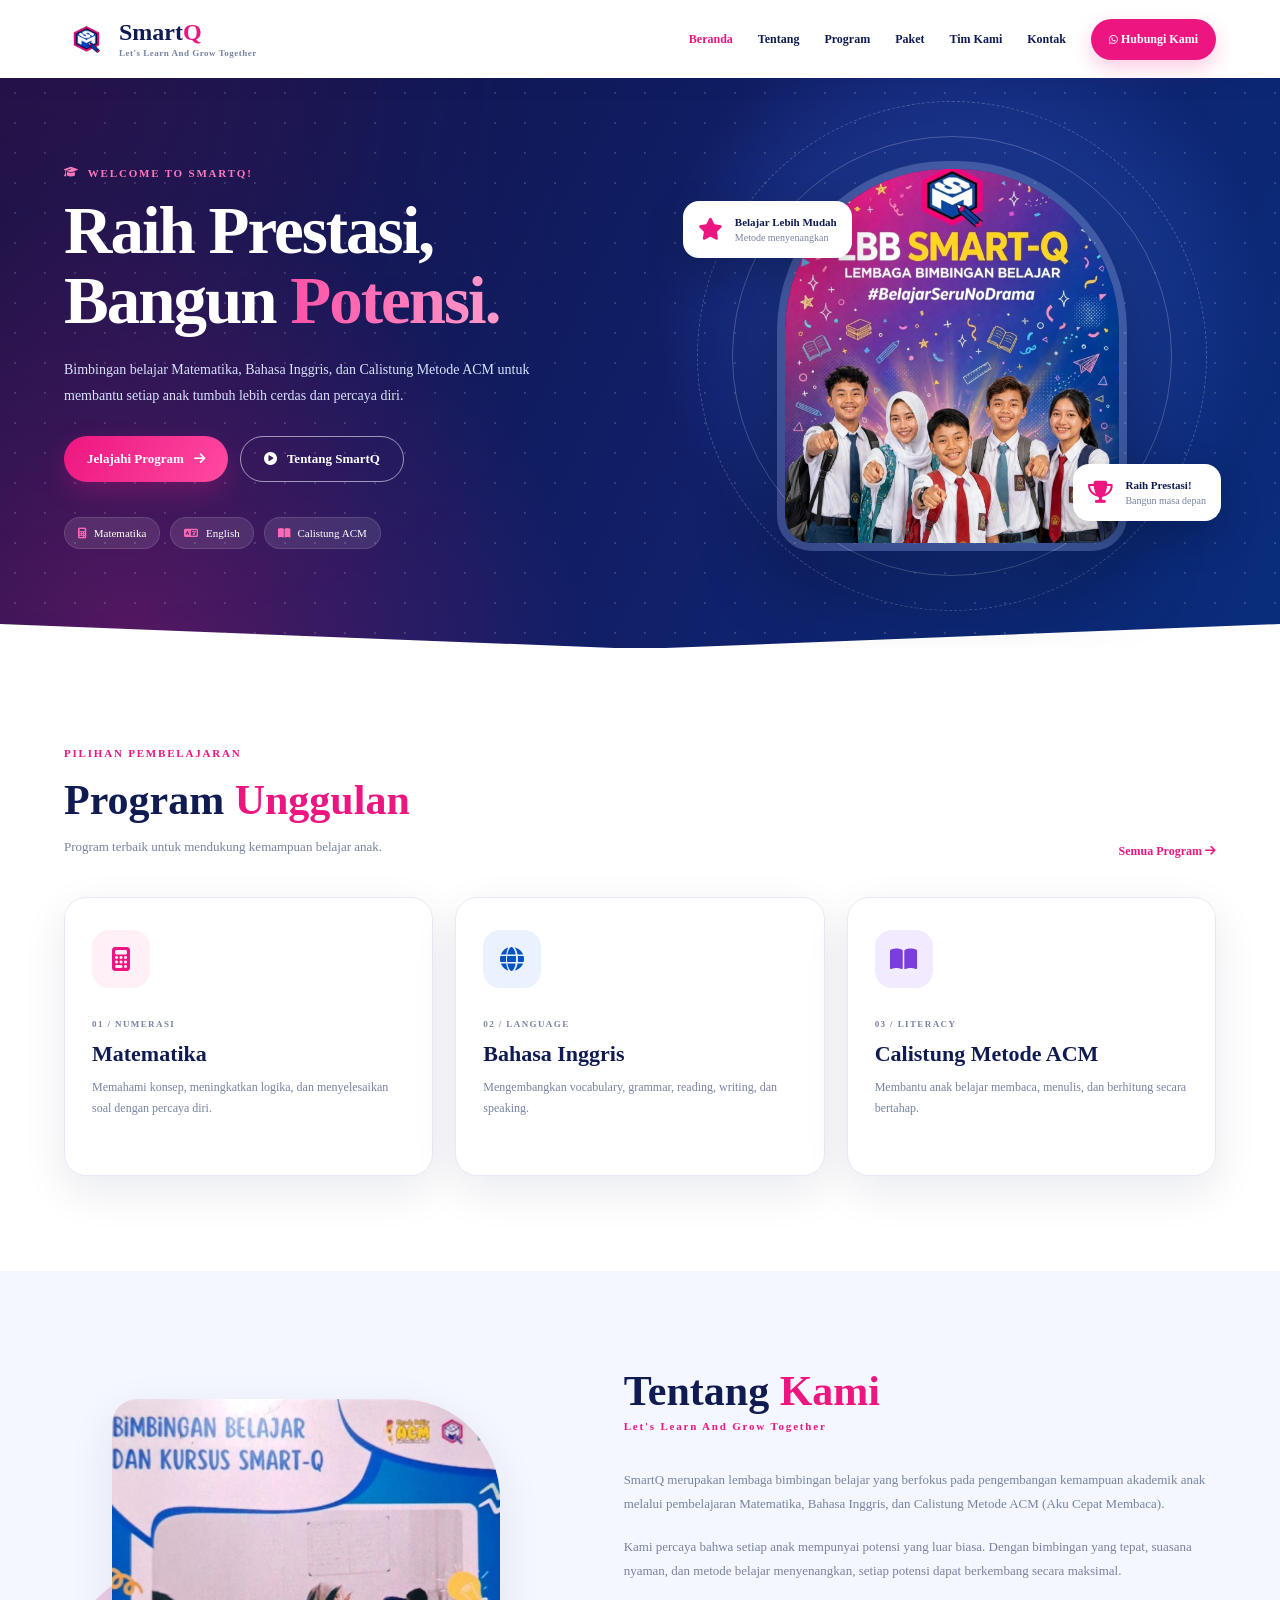
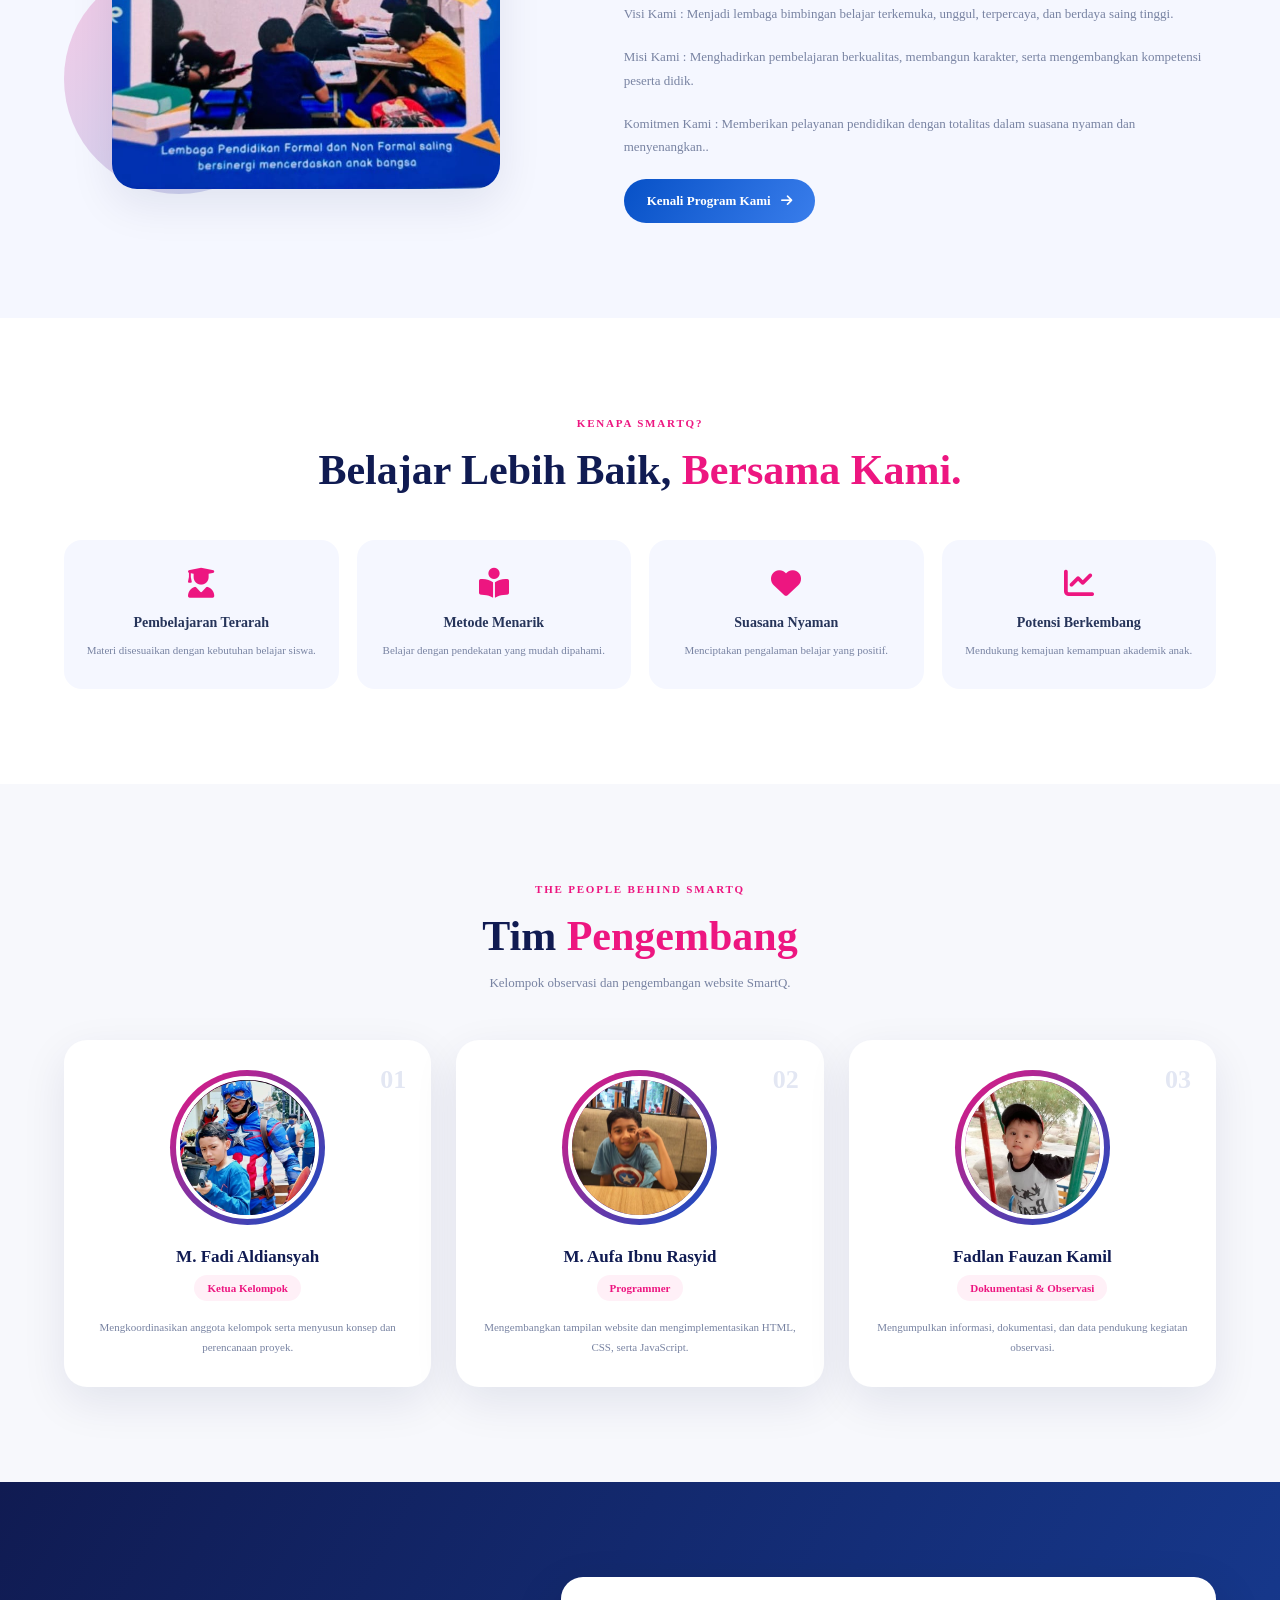
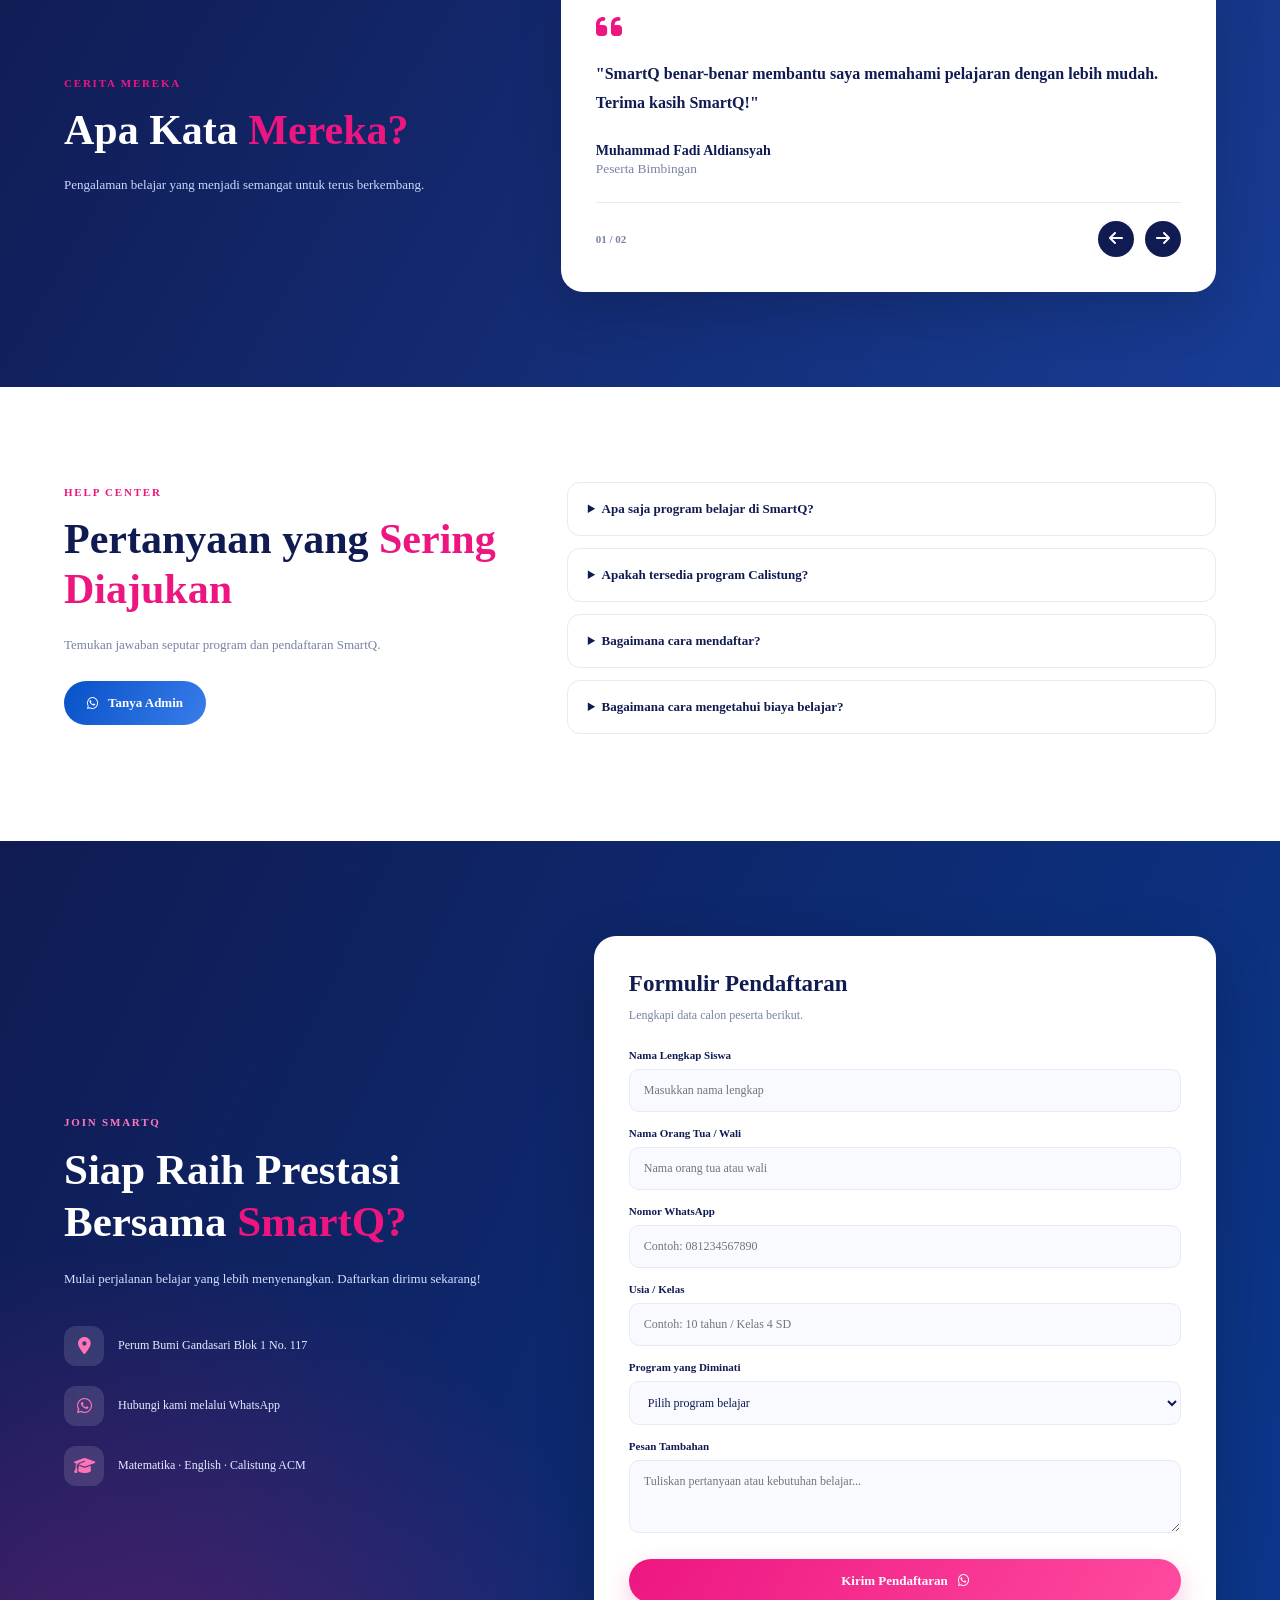
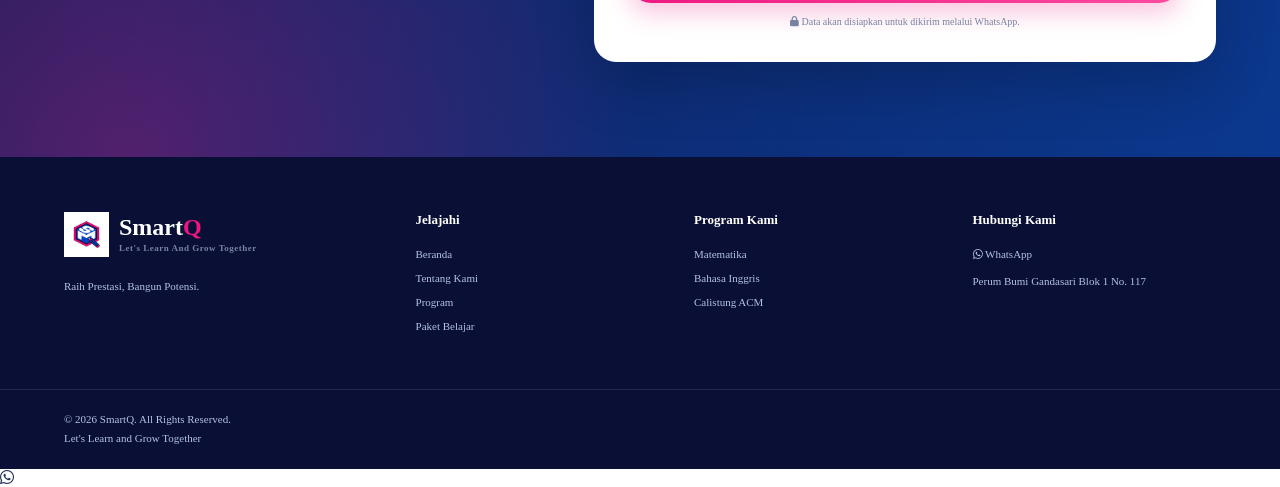
<file: index.html>
<!DOCTYPE html>
<html lang="id">
<head>
    <meta charset="UTF-8">
    <meta name="viewport" content="width=device-width, initial-scale=1.0">
    <meta name="theme-color" content="#101b52">
    <title>SmartQ | Raih Prestasi, Bangun Potensi</title>

    <link rel="stylesheet" href="style.css">
    <link rel="preconnect" href="https://fonts.googleapis.com">
    <link href="https://fonts.googleapis.com/css2?family=DM+Sans:wght@400;500;600;700;800&family=Manrope:wght@400;500;600;700;800&display=swap" rel="stylesheet">
    <link rel="stylesheet" href="https://cdnjs.cloudflare.com/ajax/libs/font-awesome/6.5.2/css/all.min.css">
</head>
<body>

<header class="header">
    <nav class="navbar container">
        <a href="index.html" class="brand">
            <img src="New SmartQ.jpeg" alt="Logo SmartQ">
            <span>Smart<span>Q</span>
                <small>Let's Learn And Grow Together</small>
            </span>
        </a>

        <button class="menu-toggle" id="menuToggle" aria-label="Buka menu">
            <i class="fas fa-bars"></i>
        </button>

        <div class="nav-links" id="navLinks">
            <a href="index.html" class="active">Beranda</a>
            <a href="#tentang">Tentang</a>
            <a href="program.html">Program</a>
            <a href="paket.html">Paket</a>
            <a href="#tim">Tim Kami</a>
            <a href="#kontak">Kontak</a>
            <a href="#" class="nav-wa" data-wa>
                <i class="fab fa-whatsapp"></i> Hubungi Kami
            </a>
        </div>
    </nav>
</header>

<main>

    <!-- HERO -->
    <section class="hero">
        <div class="hero-glow"></div>

        <div class="container hero-content">
            <div class="hero-text">
                <span class="eyebrow light">
                    <i class="fas fa-graduation-cap"></i>
                    WELCOME TO SMARTQ!
                </span>

                <h1>Raih Prestasi,<br>
                    Bangun <span>Potensi.</span>
                </h1>

                <p>
                    Bimbingan belajar Matematika, Bahasa Inggris,
                    dan Calistung Metode ACM untuk membantu
                    setiap anak tumbuh lebih cerdas dan percaya diri.
                </p>

                <div class="hero-buttons">
                    <a href="program.html" class="btn btn-pink">
                        Jelajahi Program <i class="fas fa-arrow-right"></i>
                    </a>
                    <a href="#tentang" class="btn btn-outline">
                        <i class="fas fa-play-circle"></i> Tentang SmartQ
                    </a>
                </div>

                <div class="hero-tags">
                    <span><i class="fas fa-calculator"></i> Matematika</span>
                    <span><i class="fas fa-language"></i> English</span>
                    <span><i class="fas fa-book-open"></i> Calistung ACM</span>
                </div>
            </div>

            <div class="hero-visual">
                <div class="hero-orbit orbit-one"></div>
                <div class="hero-orbit orbit-two"></div>

                <div class="hero-image">
                    <img src="BIMBEL.jpeg" alt="Siswa SmartQ">
                </div>

                <div class="floating-card floating-top">
                    <i class="fas fa-star"></i>
                    <div>
                        <strong>Belajar Lebih Mudah</strong>
                        <small>Metode menyenangkan</small>
                    </div>
                </div>

                <div class="floating-card floating-bottom">
                    <i class="fas fa-trophy"></i>
                    <div>
                        <strong>Raih Prestasi!</strong>
                        <small>Bangun masa depan</small>
                    </div>
                </div>
            </div>
        </div>

        <div class="hero-bottom"></div>
    </section>

    <!-- PROGRAM UNGGULAN -->
    <section class="section program-preview">
        <div class="container">
            <div class="section-heading">
                <div>
                    <span class="eyebrow">PILIHAN PEMBELAJARAN</span>
                    <h2>Program <span>Unggulan</span></h2>
                    <p>Program terbaik untuk mendukung kemampuan belajar anak.</p>
                </div>
                <a href="program.html" class="text-link">
                    Semua Program <i class="fas fa-arrow-right"></i>
                </a>
            </div>

            <div class="program-grid">

                <article class="program-card pink-card">
                    <div class="program-icon"><i class="fas fa-calculator"></i></div>
                    <span class="card-label">01 / NUMERASI</span>
                    <h3>Matematika</h3>
                    <p>Memahami konsep, meningkatkan logika, dan menyelesaikan soal dengan percaya diri.</p>
                    <a href="mtk.html"></a>
                </article>

                <article class="program-card blue-card">
                    <div class="program-icon"><i class="fas fa-globe"></i></div>
                    <span class="card-label">02 / LANGUAGE</span>
                    <h3>Bahasa Inggris</h3>
                    <p>Mengembangkan vocabulary, grammar, reading, writing, dan speaking.</p>
                    <a href="english.html"></a>
                </article>

                <article class="program-card purple-card">
                    <div class="program-icon"><i class="fas fa-book-open"></i></div>
                    <span class="card-label">03 / LITERACY</span>
                    <h3>Calistung Metode ACM</h3>
                    <p>Membantu anak belajar membaca, menulis, dan berhitung secara bertahap.</p>
                    <a href="acm.html"></a>
                </article>

            </div>
        </div>
    </section>

    <!-- ABOUT -->
    <section class="section about-section" id="tentang">
        <div class="container about-grid">

            <div class="about-visual">
                <div class="about-photo">
                    <img src="Kegiatan.jpeg" alt="Kegiatan SmartQ">
                </div>
                <div class="about-sticker">
                    
                </div>
                <div class="about-decoration"></div>
            </div>

            <div class="about-content">
                <h2>Tentang <span>Kami</span></h2>
                <span class="eyebrow">Let's Learn And Grow Together</span>

                <p>
                    SmartQ merupakan lembaga bimbingan belajar yang
                    berfokus pada pengembangan kemampuan akademik
                    anak melalui pembelajaran Matematika, Bahasa Inggris,
                    dan Calistung Metode ACM (Aku Cepat Membaca).
                </p>

                <p>
                    Kami percaya bahwa setiap anak mempunyai potensi
                    yang luar biasa. Dengan bimbingan yang tepat,
                    suasana nyaman, dan metode belajar menyenangkan,
                    setiap potensi dapat berkembang secara maksimal.
                </p>

                <p>
                    Visi Kami : Menjadi lembaga bimbingan belajar terkemuka, unggul, terpercaya, dan berdaya saing tinggi.
                </p>

                 <p>
                    Misi Kami : Menghadirkan pembelajaran berkualitas, membangun karakter, serta mengembangkan kompetensi peserta didik.
                </p>

                <p>
                    Komitmen Kami : Memberikan pelayanan pendidikan dengan totalitas dalam suasana nyaman dan menyenangkan..
                </p>

                <a href="program.html" class="btn btn-primary">
                    Kenali Program Kami <i class="fas fa-arrow-right"></i>
                </a>
            </div>

        </div>
    </section>

    <!-- KEUNGGULAN -->
    <section class="section advantage-section">
        <div class="container">
            <div class="center-heading">
                <span class="eyebrow">KENAPA SMARTQ?</span>
                <h2>Belajar Lebih Baik, <span>Bersama Kami.</span></h2>
            </div>

            <div class="advantage-grid">
                <div class="advantage-item">
                    <i class="fas fa-user-graduate"></i>
                    <h3>Pembelajaran Terarah</h3>
                    <p>Materi disesuaikan dengan kebutuhan belajar siswa.</p>
                </div>
                <div class="advantage-item">
                    <i class="fas fa-book-reader"></i>
                    <h3>Metode Menarik</h3>
                    <p>Belajar dengan pendekatan yang mudah dipahami.</p>
                </div>
                <div class="advantage-item">
                    <i class="fas fa-heart"></i>
                    <h3>Suasana Nyaman</h3>
                    <p>Menciptakan pengalaman belajar yang positif.</p>
                </div>
                <div class="advantage-item">
                    <i class="fas fa-chart-line"></i>
                    <h3>Potensi Berkembang</h3>
                    <p>Mendukung kemajuan kemampuan akademik anak.</p>
                </div>
            </div>
        </div>
    </section>

    <!-- TIM -->
    <section class="section team-section" id="tim">
        <div class="container">
            <div class="center-heading">
                <span class="eyebrow">THE PEOPLE BEHIND SMARTQ</span>
                <h2>Tim <span>Pengembang</span></h2>
                <p>Kelompok observasi dan pengembangan website SmartQ.</p>
            </div>

            <div class="team-grid">

                <article class="team-card">
                    <div class="team-photo">
                        <img src="Fadi.jpeg" alt="M. Fadi Aldiansyah">
                    </div>
                    <span class="team-number">01</span>
                    <h3>M. Fadi Aldiansyah</h3>
                    <span class="team-role">Ketua Kelompok</span>
                    <p>Mengkoordinasikan anggota kelompok serta menyusun konsep dan perencanaan proyek.</p>
                </article>

                <article class="team-card">
                    <div class="team-photo">
                        <img src="Ibnu.jpeg" alt="M. Aufa Ibnu Rasyid">
                    </div>
                    <span class="team-number">02</span>
                    <h3>M. Aufa Ibnu Rasyid</h3>
                    <span class="team-role">Programmer</span>
                    <p>Mengembangkan tampilan website dan mengimplementasikan HTML, CSS, serta JavaScript.</p>
                </article>

                <article class="team-card">
                    <div class="team-photo">
                        <img src="Fadlan.jpeg" alt="Fadlan Fauzan Kamil">
                    </div>
                    <span class="team-number">03</span>
                    <h3>Fadlan Fauzan Kamil</h3>
                    <span class="team-role">Dokumentasi & Observasi</span>
                    <p>Mengumpulkan informasi, dokumentasi, dan data pendukung kegiatan observasi.</p>
                </article>

            </div>
        </div>
    </section>

    <!-- TESTIMONI -->
    <section class="section testimonial-section">
        <div class="container testimonial-layout">
            <div>
                <span class="eyebrow">CERITA MEREKA</span>
                <h2>Apa Kata <span>Mereka?</span></h2>
                <p>Pengalaman belajar yang menjadi semangat untuk terus berkembang.</p>
            </div>

            <div class="testimonial-box">
                <i class="fas fa-quote-left quote-icon"></i>

                <div class="testimonial-slides">
                    <article class="testimonial-slide active">
                        <p>"SmartQ benar-benar membantu saya memahami pelajaran dengan lebih mudah. Terima kasih SmartQ!"</p>
                        <h4>Muhammad Fadi Aldiansyah</h4>
                        <small>Peserta Bimbingan</small>
                    </article>

                    <article class="testimonial-slide">
                        <p>"Belajar menjadi lebih menyenangkan karena materi dijelaskan secara bertahap dan mudah dimengerti."</p>
                        <h4>Latisha Nur Fazwa</h4>
                        <small>Peserta Bimbingan</small>
                    </article>
                </div>

                <div class="testimonial-controls">
                    <span id="slideCounter">01 / 02</span>
                    <div>
                        <button id="prevSlide" aria-label="Testimoni sebelumnya"><i class="fas fa-arrow-left"></i></button>
                        <button id="nextSlide" aria-label="Testimoni berikutnya"><i class="fas fa-arrow-right"></i></button>
                    </div>
                </div>
            </div>
        </div>
    </section>

    <!-- FAQ -->
    <section class="section faq-section">
        <div class="container faq-layout">
            <div>
                <span class="eyebrow">HELP CENTER</span>
                <h2>Pertanyaan yang <span>Sering Diajukan</span></h2>
                <p>Temukan jawaban seputar program dan pendaftaran SmartQ.</p>
                <a href="#" class="btn btn-primary" data-wa>
                    <i class="fab fa-whatsapp"></i> Tanya Admin
                </a>
            </div>

            <div class="faq-list">
                <details>
                    <summary>Apa saja program belajar di SmartQ?</summary>
                    <p>SmartQ menyediakan bimbingan Matematika, Bahasa Inggris, dan Calistung Metode ACM (Aku Cepat Membaca).</p>
                </details>

                <details>
                    <summary>Apakah tersedia program Calistung?</summary>
                    <p>Ya, tersedia program Calistung Metode ACM untuk membantu anak mengembangkan kemampuan membaca, menulis, dan berhitung.</p>
                </details>

                <details>
                    <summary>Bagaimana cara mendaftar?</summary>
                    <p>Isi formulir pendaftaran pada halaman ini. Setelah itu, WhatsApp akan terbuka dengan pesan pendaftaran yang sudah disiapkan.</p>
                </details>

                <details>
                    <summary>Bagaimana cara mengetahui biaya belajar?</summary>
                    <p>Silakan hubungi SmartQ melalui WhatsApp untuk memperoleh informasi biaya dan pilihan paket yang tersedia.</p>
                </details>
            </div>
        </div>
    </section>

    <!-- PENDAFTARAN -->
    <section class="section registration-section" id="kontak">
        <div class="container registration-grid">

            <div class="registration-info">
                <span class="eyebrow light">JOIN SMARTQ</span>
                <h2>Siap Raih Prestasi Bersama <span>SmartQ?</span></h2>
                <p>Mulai perjalanan belajar yang lebih menyenangkan. Daftarkan dirimu sekarang!</p>

                <div class="contact-info">
                    <div><i class="fas fa-map-marker-alt"></i>
                        <span>Perum Bumi Gandasari Blok 1 No. 117</span>
                    </div>
                    <div><i class="fab fa-whatsapp"></i>
                        <span>Hubungi kami melalui WhatsApp</span>
                    </div>
                    <div><i class="fas fa-graduation-cap"></i>
                        <span>Matematika · English · Calistung ACM</span>
                    </div>
                </div>
            </div>

            <form class="registration-form" id="registrationForm">
                <h3>Formulir Pendaftaran</h3>
                <p>Lengkapi data calon peserta berikut.</p>

                <label for="nama">Nama Lengkap Siswa</label>
                <input type="text" id="nama" placeholder="Masukkan nama lengkap" required>

                <label for="orangtua">Nama Orang Tua / Wali</label>
                <input type="text" id="orangtua" placeholder="Nama orang tua atau wali" required>

                <label for="nomor">Nomor WhatsApp</label>
                <input type="tel" id="nomor" placeholder="Contoh: 081234567890" required>

                <label for="usia">Usia / Kelas</label>
                <input type="text" id="usia" placeholder="Contoh: 10 tahun / Kelas 4 SD" required>

                <label for="program">Program yang Diminati</label>
                <select id="program" required>
                    <option value="">Pilih program belajar</option>
                    <option>Matematika</option>
                    <option>Bahasa Inggris</option>
                    <option>Calistung Metode ACM</option>
                    <option>Matematika dan Bahasa Inggris</option>
                    <option>Semua Program</option>
                </select>

                <label for="pesan">Pesan Tambahan</label>
                <textarea id="pesan" rows="3" placeholder="Tuliskan pertanyaan atau kebutuhan belajar..."></textarea>

                <button type="submit" class="btn btn-pink form-submit">
                    Kirim Pendaftaran <i class="fab fa-whatsapp"></i>
                </button>

                <small class="form-note">
                    <i class="fas fa-lock"></i> Data akan disiapkan untuk dikirim melalui WhatsApp.
                </small>
            </form>

        </div>
    </section>

</main>

<!-- FOOTER -->
<footer class="footer">
    <div class="container footer-main">
        <div class="footer-brand">
            <a href="index.html" class="brand">
                <img src="New SmartQ.jpeg" alt="Logo SmartQ">
                <span>Smart<span>Q</span>
                    <small>Let's Learn And Grow Together</small>
                </span>
            </a>
            <p>Raih Prestasi, Bangun Potensi.</p>
        </div>

        <div>
            <h4>Jelajahi</h4>
            <a href="index.html">Beranda</a>
            <a href="#tentang">Tentang Kami</a>
            <a href="program.html">Program</a>
            <a href="paket.html">Paket Belajar</a>
        </div>

        <div>
            <h4>Program Kami</h4>
            <a href="matematika.html">Matematika</a>
            <a href="inggris.html">Bahasa Inggris</a>
            <a href="acm.html">Calistung ACM</a>
        </div>

        <div>
            <h4>Hubungi Kami</h4>
            <a href="#" data-wa><i class="fab fa-whatsapp"></i> WhatsApp</a>
            <p>Perum Bumi Gandasari Blok 1 No. 117</p>
        </div>
    </div>

    <div class="footer-bottom">
        <div class="container">
            <p>© 2026 SmartQ. All Rights Reserved.</p>
            <p>Let's Learn and Grow Together</p>
        </div>
    </div>
</footer>
    <i class="fab fa-whatsapp"></i>
</a>

<script src="script.js"></script>
</body>
</html>
</file>
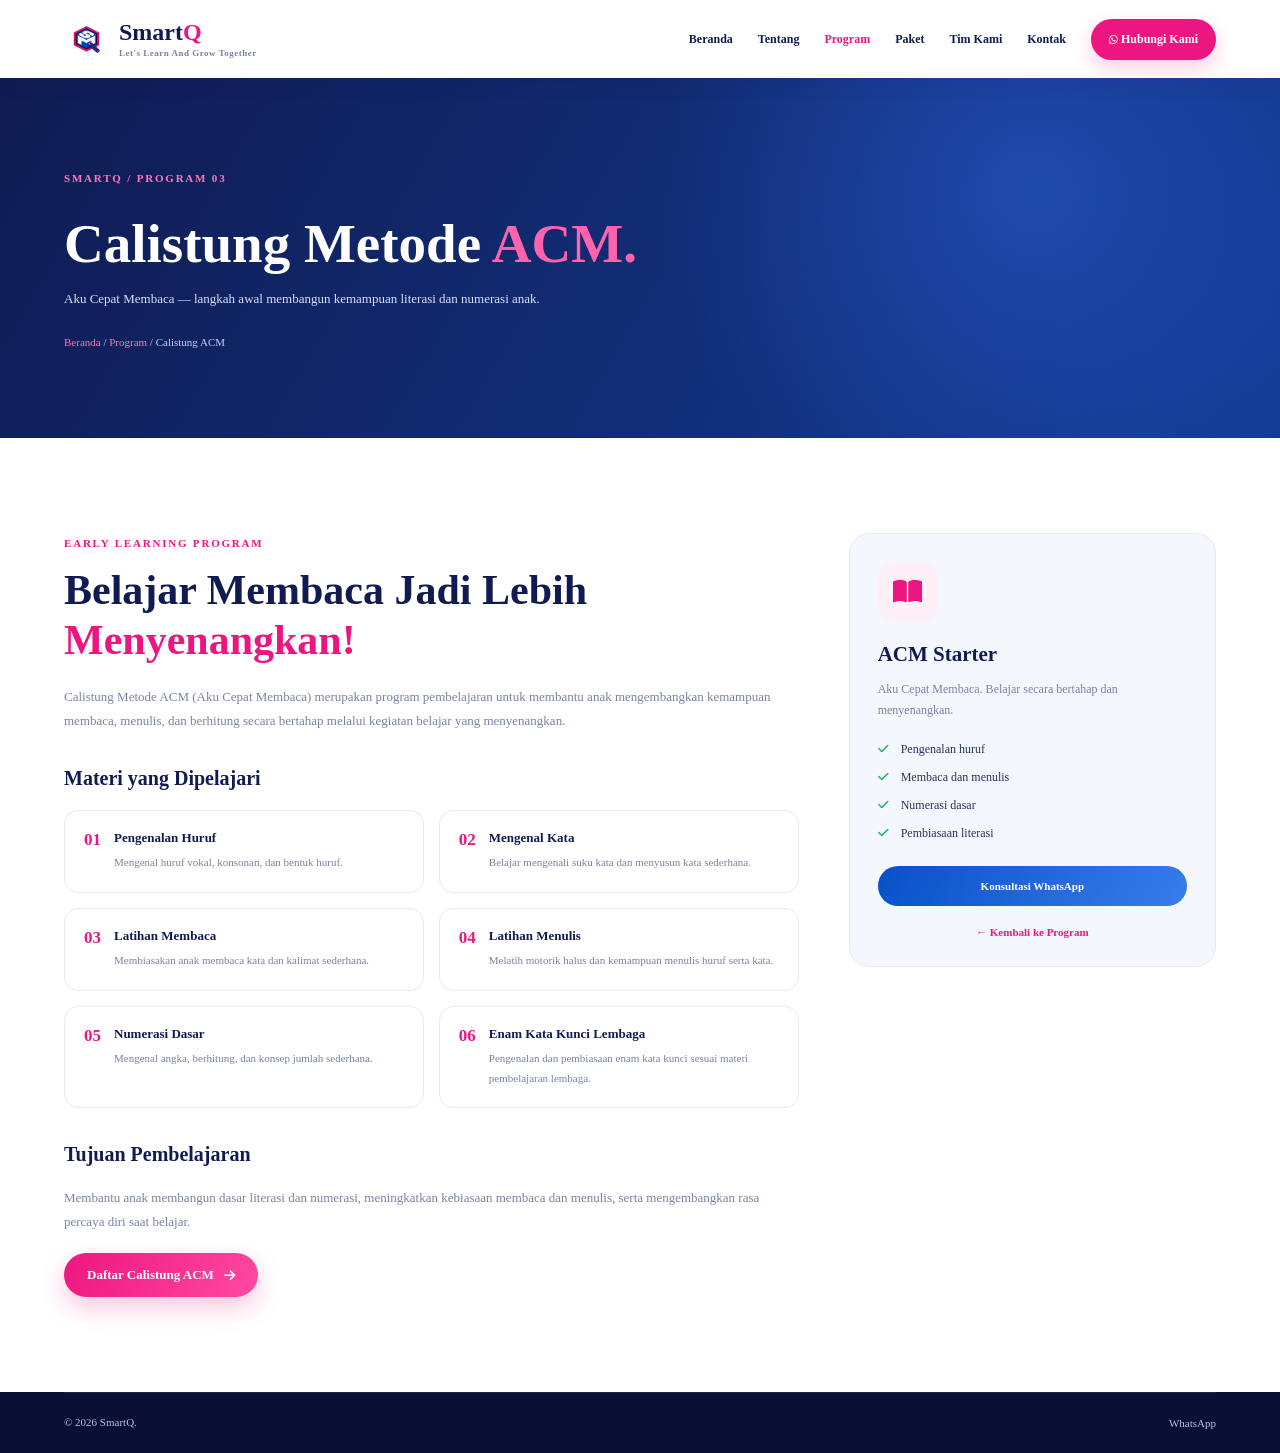
<file: acm.html>
<!DOCTYPE html>
<html lang="id">
<head>
<meta charset="UTF-8">
<meta name="viewport" content="width=device-width, initial-scale=1.0">
<title>Calistung Metode ACM | SmartQ</title>
<link rel="stylesheet" href="style.css">
<link href="https://fonts.googleapis.com/css2?family=DM+Sans:wght@400;500;600;700;800&family=Manrope:wght@400;500;600;700;800&display=swap" rel="stylesheet">
<link rel="stylesheet" href="https://cdnjs.cloudflare.com/ajax/libs/font-awesome/6.5.2/css/all.min.css">
</head>
<body>

<header class="header">
<nav class="navbar container">
<a href="index.html" class="brand">
<img src="New SmartQ.jpeg" alt="SmartQ">
<span>Smart<span>Q</span><small>Let's Learn And Grow Together</small></span>
</a>
<button class="menu-toggle" id="menuToggle"><i class="fas fa-bars"></i></button>
<div class="nav-links" id="navLinks">
<a href="index.html">Beranda</a>
<a href="index.html#tentang">Tentang</a>
<a href="program.html" class="active">Program</a>
<a href="paket.html">Paket</a>
<a href="index.html#tim">Tim Kami</a>
<a href="index.html#kontak">Kontak</a>
<a href="#" data-wa class="nav-wa"><i class="fab fa-whatsapp"></i> Hubungi Kami</a>
</div>
</nav>
</header>

<section class="page-hero">
<div class="container">
<span class="eyebrow light">SMARTQ / PROGRAM 03</span>
<h1>Calistung Metode <span>ACM.</span></h1>
<p>Aku Cepat Membaca — langkah awal membangun kemampuan literasi dan numerasi anak.</p>
<div class="breadcrumb"><a href="index.html">Beranda</a> / <a href="program.html">Program</a> / Calistung ACM</div>
</div>
</section>

<section class="section">
<div class="container detail-layout">
<div class="detail-main">
<span class="eyebrow">EARLY LEARNING PROGRAM</span>
<h2>Belajar Membaca Jadi Lebih <span>Menyenangkan!</span></h2>
<p>Calistung Metode ACM (Aku Cepat Membaca) merupakan program pembelajaran untuk membantu anak mengembangkan kemampuan membaca, menulis, dan berhitung secara bertahap melalui kegiatan belajar yang menyenangkan.</p>

<h3>Materi yang Dipelajari</h3>
<div class="material-grid">
<div class="material-item"><span>01</span><div><h4>Pengenalan Huruf</h4><p>Mengenal huruf vokal, konsonan, dan bentuk huruf.</p></div></div>
<div class="material-item"><span>02</span><div><h4>Mengenal Kata</h4><p>Belajar mengenali suku kata dan menyusun kata sederhana.</p></div></div>
<div class="material-item"><span>03</span><div><h4>Latihan Membaca</h4><p>Membiasakan anak membaca kata dan kalimat sederhana.</p></div></div>
<div class="material-item"><span>04</span><div><h4>Latihan Menulis</h4><p>Melatih motorik halus dan kemampuan menulis huruf serta kata.</p></div></div>
<div class="material-item"><span>05</span><div><h4>Numerasi Dasar</h4><p>Mengenal angka, berhitung, dan konsep jumlah sederhana.</p></div></div>
<div class="material-item"><span>06</span><div><h4>Enam Kata Kunci Lembaga</h4><p>Pengenalan dan pembiasaan enam kata kunci sesuai materi pembelajaran lembaga.</p></div></div>
</div>

<h3>Tujuan Pembelajaran</h3>
<p>Membantu anak membangun dasar literasi dan numerasi, meningkatkan kebiasaan membaca dan menulis, serta mengembangkan rasa percaya diri saat belajar.</p>

<a href="index.html#kontak" class="btn btn-pink">Daftar Calistung ACM <i class="fas fa-arrow-right"></i></a>
</div>

<aside class="detail-aside">
<div class="aside-icon"><i class="fas fa-book-open"></i></div>
<h3>ACM Starter</h3>
<p>Aku Cepat Membaca. Belajar secara bertahap dan menyenangkan.</p>
<ul>
<li><i class="fas fa-check"></i> Pengenalan huruf</li>
<li><i class="fas fa-check"></i> Membaca dan menulis</li>
<li><i class="fas fa-check"></i> Numerasi dasar</li>
<li><i class="fas fa-check"></i> Pembiasaan literasi</li>
</ul>
<a href="#" data-wa class="btn btn-primary">Konsultasi WhatsApp</a>
<a href="program.html" class="back-link">← Kembali ke Program</a>
</aside>
</div>
</section>

<footer class="footer"><div class="container footer-bottom"><p>© 2026 SmartQ.</p><a href="#" data-wa>WhatsApp</a></div></footer>
<script src="script.js"></script>
</body>
</html>
</file>
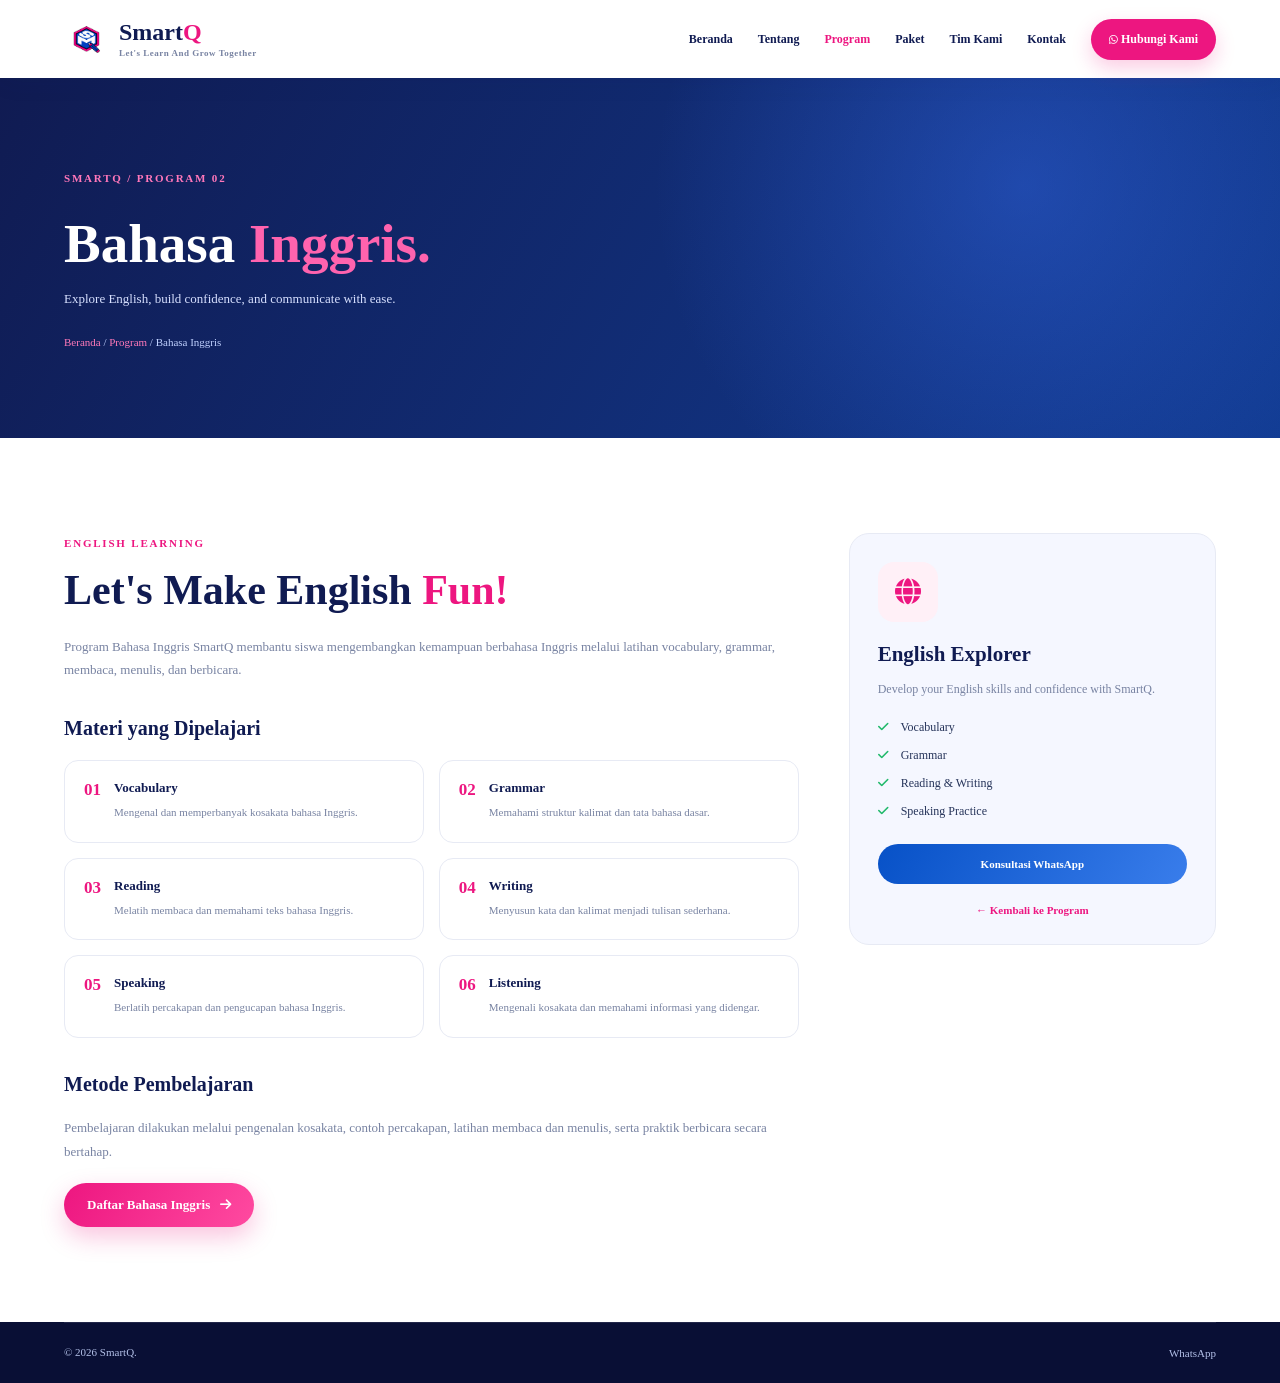
<file: english.html>
<!DOCTYPE html>
<html lang="id">
<head>
<meta charset="UTF-8">
<meta name="viewport" content="width=device-width, initial-scale=1.0">
<title>Bahasa Inggris | SmartQ</title>
<link rel="stylesheet" href="style.css">
<link href="https://fonts.googleapis.com/css2?family=DM+Sans:wght@400;500;600;700;800&family=Manrope:wght@400;500;600;700;800&display=swap" rel="stylesheet">
<link rel="stylesheet" href="https://cdnjs.cloudflare.com/ajax/libs/font-awesome/6.5.2/css/all.min.css">
</head>
<body>

<header class="header">
<nav class="navbar container">
<a href="index.html" class="brand">
<img src="New SmartQ.jpeg" alt="SmartQ">
<span>Smart<span>Q</span><small>Let's Learn And Grow Together</small></span>
</a>
<button class="menu-toggle" id="menuToggle"><i class="fas fa-bars"></i></button>
<div class="nav-links" id="navLinks">
<a href="index.html">Beranda</a>
<a href="index.html#tentang">Tentang</a>
<a href="program.html" class="active">Program</a>
<a href="paket.html">Paket</a>
<a href="index.html#tim">Tim Kami</a>
<a href="index.html#kontak">Kontak</a>
<a href="#" data-wa class="nav-wa"><i class="fab fa-whatsapp"></i> Hubungi Kami</a>
</div>
</nav>
</header>

<section class="page-hero">
<div class="container">
<span class="eyebrow light">SMARTQ / PROGRAM 02</span>
<h1>Bahasa <span>Inggris.</span></h1>
<p>Explore English, build confidence, and communicate with ease.</p>
<div class="breadcrumb"><a href="index.html">Beranda</a> / <a href="program.html">Program</a> / Bahasa Inggris</div>
</div>
</section>

<section class="section">
<div class="container detail-layout">
<div class="detail-main">
<span class="eyebrow">ENGLISH LEARNING</span>
<h2>Let's Make English <span>Fun!</span></h2>
<p>Program Bahasa Inggris SmartQ membantu siswa mengembangkan kemampuan berbahasa Inggris melalui latihan vocabulary, grammar, membaca, menulis, dan berbicara.</p>

<h3>Materi yang Dipelajari</h3>
<div class="material-grid">
<div class="material-item"><span>01</span><div><h4>Vocabulary</h4><p>Mengenal dan memperbanyak kosakata bahasa Inggris.</p></div></div>
<div class="material-item"><span>02</span><div><h4>Grammar</h4><p>Memahami struktur kalimat dan tata bahasa dasar.</p></div></div>
<div class="material-item"><span>03</span><div><h4>Reading</h4><p>Melatih membaca dan memahami teks bahasa Inggris.</p></div></div>
<div class="material-item"><span>04</span><div><h4>Writing</h4><p>Menyusun kata dan kalimat menjadi tulisan sederhana.</p></div></div>
<div class="material-item"><span>05</span><div><h4>Speaking</h4><p>Berlatih percakapan dan pengucapan bahasa Inggris.</p></div></div>
<div class="material-item"><span>06</span><div><h4>Listening</h4><p>Mengenali kosakata dan memahami informasi yang didengar.</p></div></div>
</div>

<h3>Metode Pembelajaran</h3>
<p>Pembelajaran dilakukan melalui pengenalan kosakata, contoh percakapan, latihan membaca dan menulis, serta praktik berbicara secara bertahap.</p>

<a href="index.html#kontak" class="btn btn-pink">Daftar Bahasa Inggris <i class="fas fa-arrow-right"></i></a>
</div>

<aside class="detail-aside">
<div class="aside-icon"><i class="fas fa-globe"></i></div>
<h3>English Explorer</h3>
<p>Develop your English skills and confidence with SmartQ.</p>
<ul>
<li><i class="fas fa-check"></i> Vocabulary</li>
<li><i class="fas fa-check"></i> Grammar</li>
<li><i class="fas fa-check"></i> Reading & Writing</li>
<li><i class="fas fa-check"></i> Speaking Practice</li>
</ul>
<a href="#" data-wa class="btn btn-primary">Konsultasi WhatsApp</a>
<a href="program.html" class="back-link">← Kembali ke Program</a>
</aside>
</div>
</section>

<footer class="footer"><div class="container footer-bottom"><p>© 2026 SmartQ.</p><a href="#" data-wa>WhatsApp</a></div></footer>
<script src="script.js"></script>
</body>
</html>
</file>
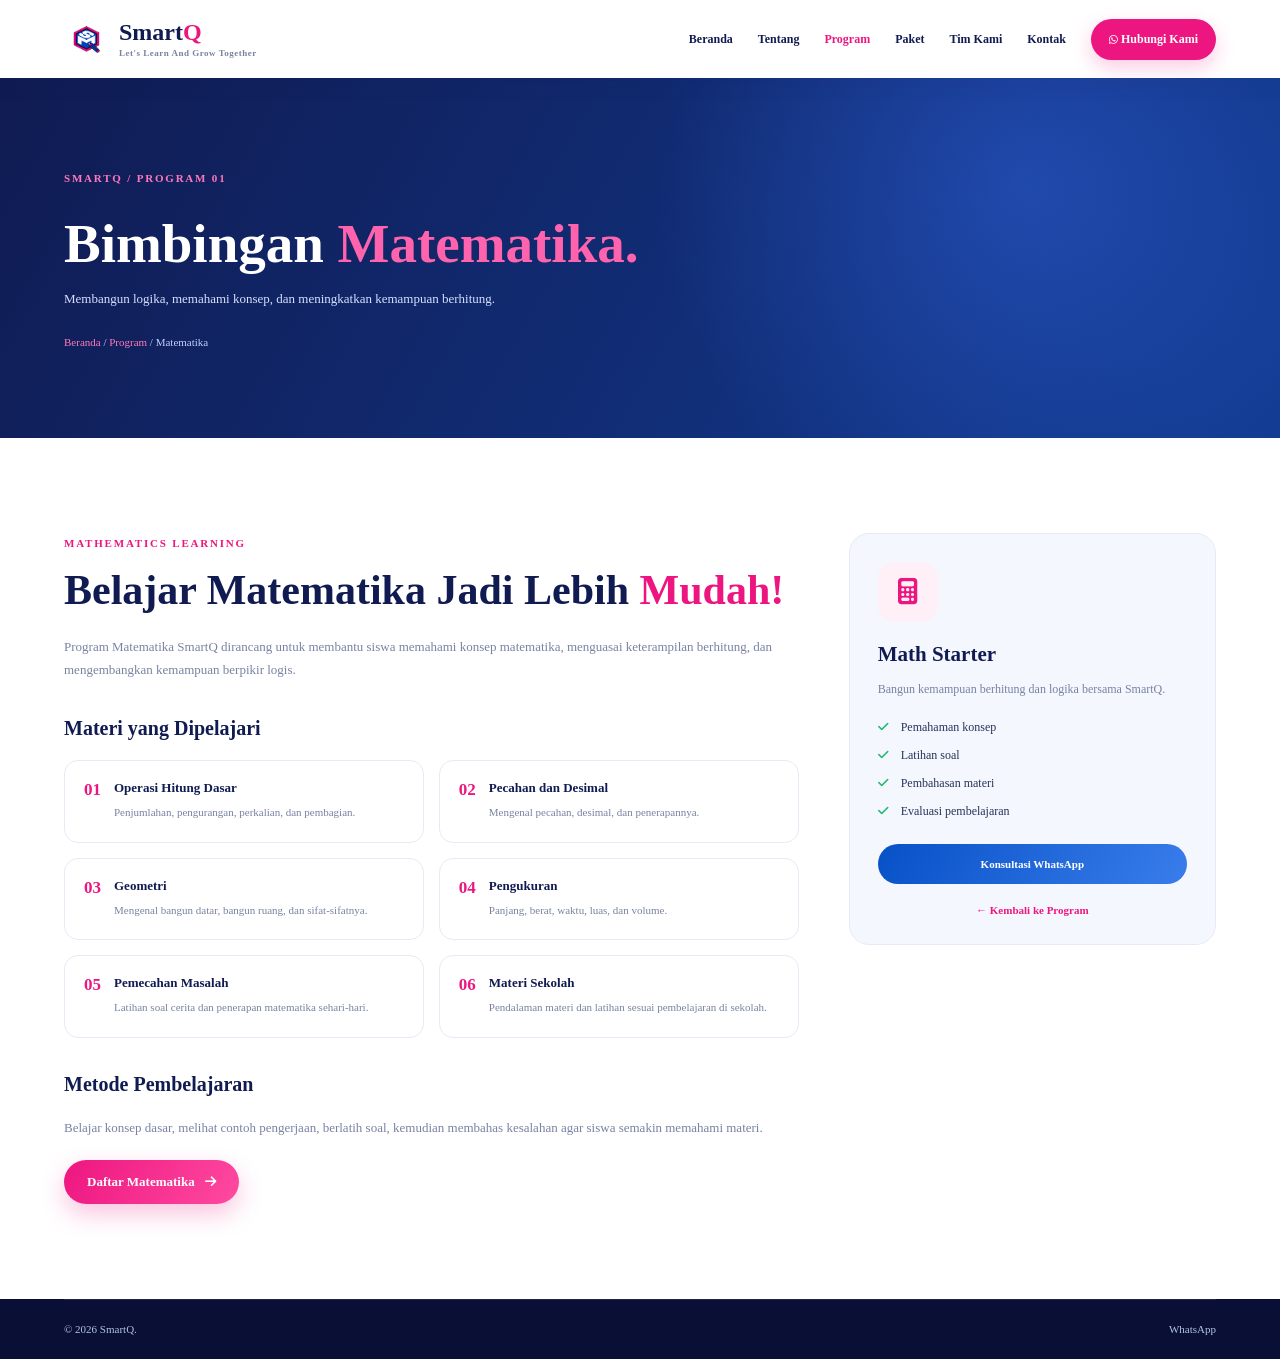
<file: mtk.html>
<!DOCTYPE html>
<html lang="id">
<head>
<meta charset="UTF-8">
<meta name="viewport" content="width=device-width, initial-scale=1.0">
<title>Matematika | SmartQ</title>
<link rel="stylesheet" href="style.css">
<link href="https://fonts.googleapis.com/css2?family=DM+Sans:wght@400;500;600;700;800&family=Manrope:wght@400;500;600;700;800&display=swap" rel="stylesheet">
<link rel="stylesheet" href="https://cdnjs.cloudflare.com/ajax/libs/font-awesome/6.5.2/css/all.min.css">
</head>
<body>

<header class="header">
<nav class="navbar container">
<a href="index.html" class="brand">
<img src="New SmartQ.jpeg" alt="SmartQ">
<span>Smart<span>Q</span><small>Let's Learn And Grow Together</small></span>
</a>
<button class="menu-toggle" id="menuToggle"><i class="fas fa-bars"></i></button>
<div class="nav-links" id="navLinks">
<a href="index.html">Beranda</a>
<a href="index.html#tentang">Tentang</a>
<a href="program.html" class="active">Program</a>
<a href="paket.html">Paket</a>
<a href="index.html#tim">Tim Kami</a>
<a href="index.html#kontak">Kontak</a>
<a href="#" data-wa class="nav-wa"><i class="fab fa-whatsapp"></i> Hubungi Kami</a>
</div>
</nav>
</header>

<section class="page-hero">
<div class="container">
<span class="eyebrow light">SMARTQ / PROGRAM 01</span>
<h1>Bimbingan <span>Matematika.</span></h1>
<p>Membangun logika, memahami konsep, dan meningkatkan kemampuan berhitung.</p>
<div class="breadcrumb"><a href="index.html">Beranda</a> / <a href="program.html">Program</a> / Matematika</div>
</div>
</section>

<section class="section">
<div class="container detail-layout">
<div class="detail-main">
<span class="eyebrow">MATHEMATICS LEARNING</span>
<h2>Belajar Matematika Jadi Lebih <span>Mudah!</span></h2>
<p>Program Matematika SmartQ dirancang untuk membantu siswa memahami konsep matematika, menguasai keterampilan berhitung, dan mengembangkan kemampuan berpikir logis.</p>

<h3>Materi yang Dipelajari</h3>
<div class="material-grid">
<div class="material-item"><span>01</span><div><h4>Operasi Hitung Dasar</h4><p>Penjumlahan, pengurangan, perkalian, dan pembagian.</p></div></div>
<div class="material-item"><span>02</span><div><h4>Pecahan dan Desimal</h4><p>Mengenal pecahan, desimal, dan penerapannya.</p></div></div>
<div class="material-item"><span>03</span><div><h4>Geometri</h4><p>Mengenal bangun datar, bangun ruang, dan sifat-sifatnya.</p></div></div>
<div class="material-item"><span>04</span><div><h4>Pengukuran</h4><p>Panjang, berat, waktu, luas, dan volume.</p></div></div>
<div class="material-item"><span>05</span><div><h4>Pemecahan Masalah</h4><p>Latihan soal cerita dan penerapan matematika sehari-hari.</p></div></div>
<div class="material-item"><span>06</span><div><h4>Materi Sekolah</h4><p>Pendalaman materi dan latihan sesuai pembelajaran di sekolah.</p></div></div>
</div>

<h3>Metode Pembelajaran</h3>
<p>Belajar konsep dasar, melihat contoh pengerjaan, berlatih soal, kemudian membahas kesalahan agar siswa semakin memahami materi.</p>

<a href="index.html#kontak" class="btn btn-pink">Daftar Matematika <i class="fas fa-arrow-right"></i></a>
</div>

<aside class="detail-aside">
<div class="aside-icon"><i class="fas fa-calculator"></i></div>
<h3>Math Starter</h3>
<p>Bangun kemampuan berhitung dan logika bersama SmartQ.</p>
<ul>
<li><i class="fas fa-check"></i> Pemahaman konsep</li>
<li><i class="fas fa-check"></i> Latihan soal</li>
<li><i class="fas fa-check"></i> Pembahasan materi</li>
<li><i class="fas fa-check"></i> Evaluasi pembelajaran</li>
</ul>
<a href="#" data-wa class="btn btn-primary">Konsultasi WhatsApp</a>
<a href="program.html" class="back-link">← Kembali ke Program</a>
</aside>
</div>
</section>

<footer class="footer"><div class="container footer-bottom"><p>© 2026 SmartQ.</p><a href="#" data-wa>WhatsApp</a></div></footer>
<script src="script.js"></script>
</body>
</html>
</file>
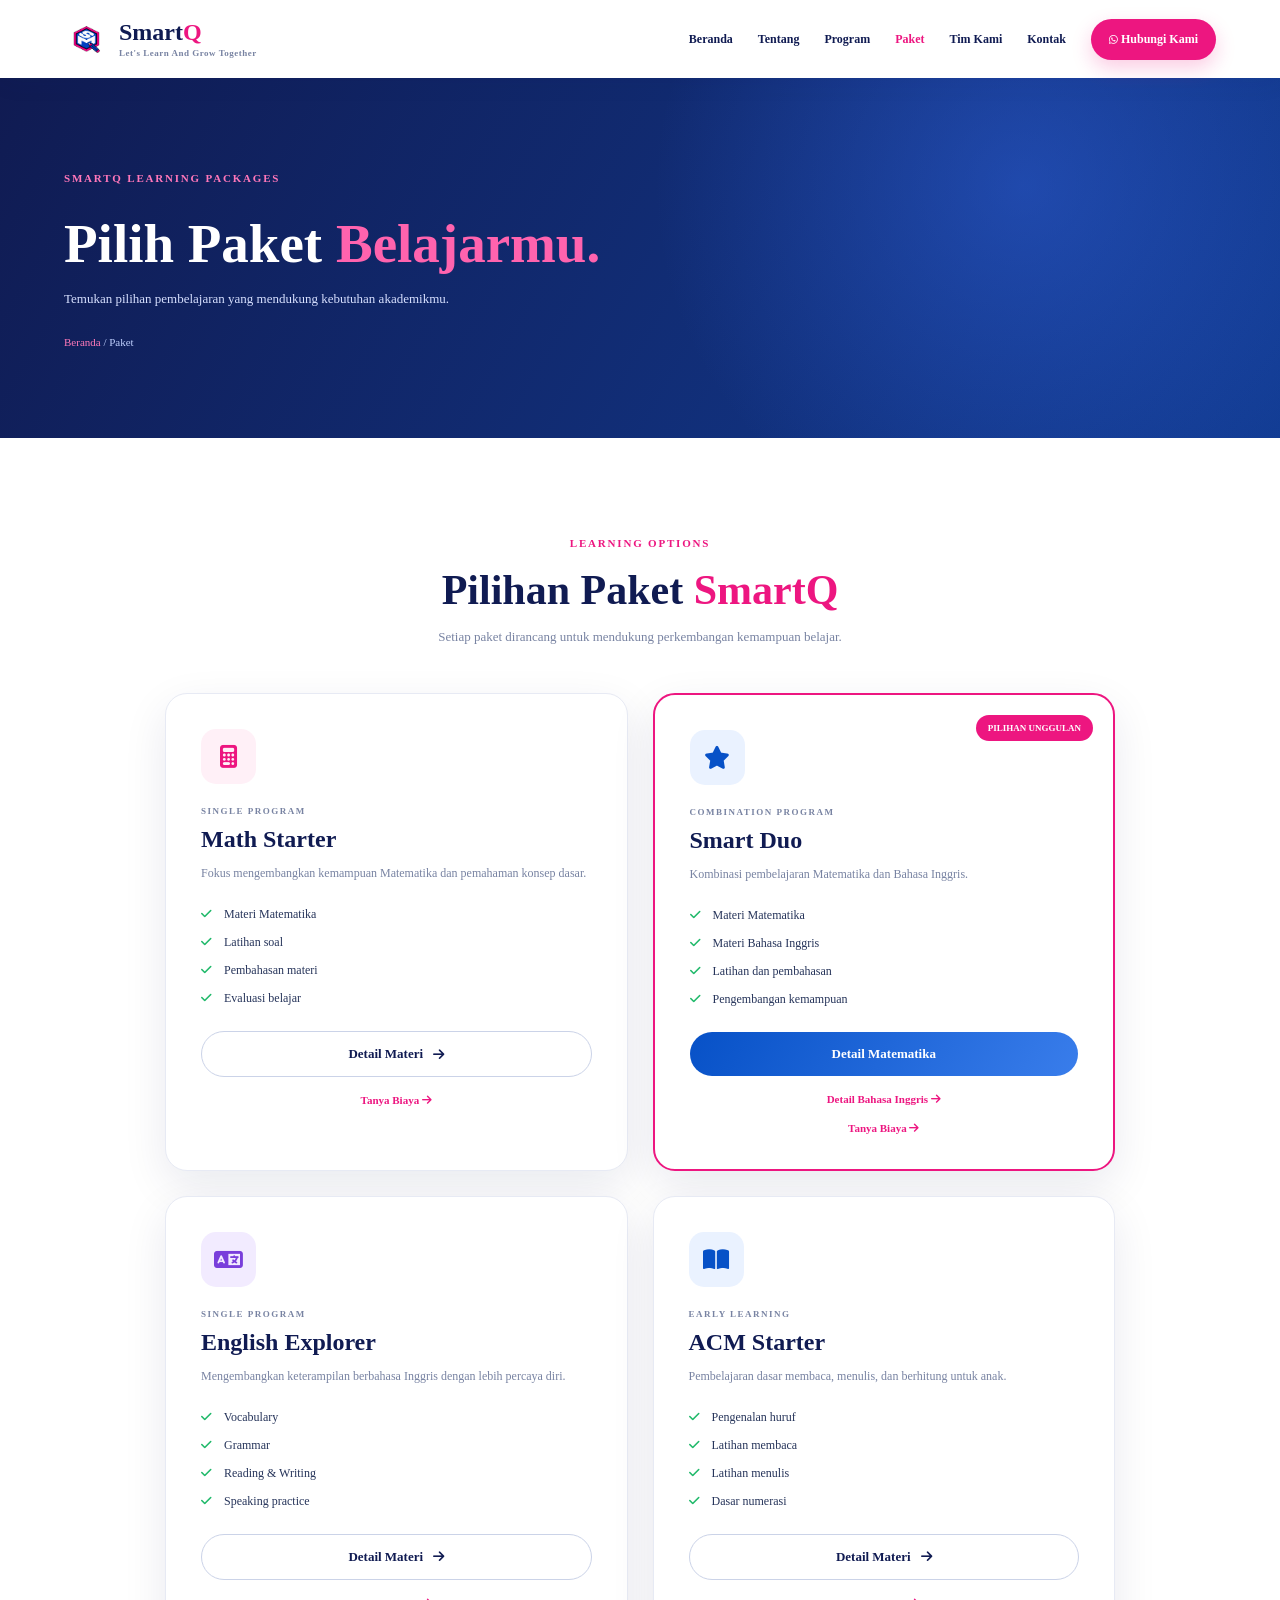
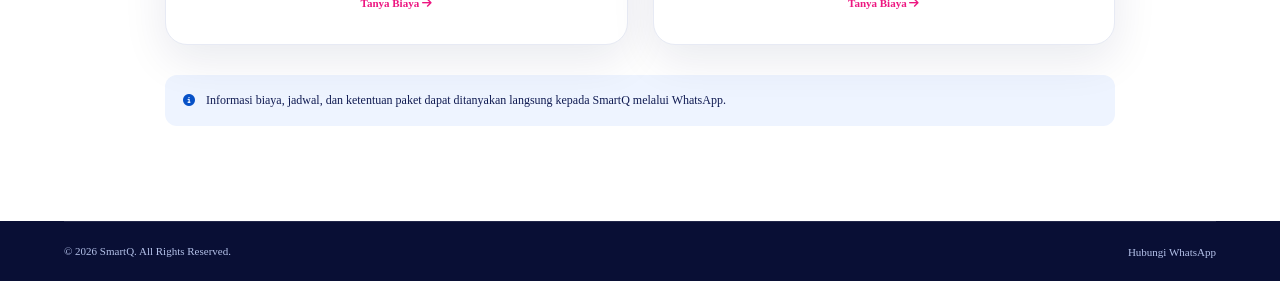
<file: paket.html>
<!DOCTYPE html>
<html lang="id">
<head>
    <meta charset="UTF-8">
    <meta name="viewport" content="width=device-width, initial-scale=1.0">
    <title>Paket Belajar | SmartQ</title>
    <link rel="stylesheet" href="style.css">
    <link href="https://fonts.googleapis.com/css2?family=DM+Sans:wght@400;500;600;700;800&family=Manrope:wght@400;500;600;700;800&display=swap" rel="stylesheet">
    <link rel="stylesheet" href="https://cdnjs.cloudflare.com/ajax/libs/font-awesome/6.5.2/css/all.min.css">
</head>
<body>

<header class="header">
    <nav class="navbar container">
        <a href="index.html" class="brand">
            <img src="New SmartQ.jpeg" alt="SmartQ">
            <span>Smart<span>Q</span><small>Let's Learn And Grow Together</small></span>
        </a>
        <button class="menu-toggle" id="menuToggle"><i class="fas fa-bars"></i></button>
        <div class="nav-links" id="navLinks">
            <a href="index.html">Beranda</a>
            <a href="index.html#tentang">Tentang</a>
            <a href="program.html">Program</a>
            <a href="paket.html" class="active">Paket</a>
            <a href="index.html#tim">Tim Kami</a>
            <a href="index.html#kontak">Kontak</a>
            <a href="#" class="nav-wa" data-wa><i class="fab fa-whatsapp"></i> Hubungi Kami</a>
        </div>
    </nav>
</header>

<section class="page-hero">
    <div class="container">
        <span class="eyebrow light">SMARTQ LEARNING PACKAGES</span>
        <h1>Pilih Paket <span>Belajarmu.</span></h1>
        <p>Temukan pilihan pembelajaran yang mendukung kebutuhan akademikmu.</p>
        <div class="breadcrumb"><a href="index.html">Beranda</a> / Paket</div>
    </div>
</section>

<section class="section">
    <div class="container">
        <div class="center-heading">
            <span class="eyebrow">LEARNING OPTIONS</span>
            <h2>Pilihan Paket <span>SmartQ</span></h2>
            <p>Setiap paket dirancang untuk mendukung perkembangan kemampuan belajar.</p>
        </div>

        <div class="package-grid">

            <article class="package-card">
                <div class="package-icon pink-icon"><i class="fas fa-calculator"></i></div>
                <span class="package-label">SINGLE PROGRAM</span>
                <h3>Math Starter</h3>
                <p>Fokus mengembangkan kemampuan Matematika dan pemahaman konsep dasar.</p>
                <ul>
                    <li><i class="fas fa-check"></i> Materi Matematika</li>
                    <li><i class="fas fa-check"></i> Latihan soal</li>
                    <li><i class="fas fa-check"></i> Pembahasan materi</li>
                    <li><i class="fas fa-check"></i> Evaluasi belajar</li>
                </ul>
                <a href="mtk.html" class="btn btn-outline-dark">Detail Materi <i class="fas fa-arrow-right"></i></a>
                <a href="#" data-wa class="package-contact">Tanya Biaya <i class="fas fa-arrow-right"></i></a>
            </article>

            <article class="package-card featured-package">
                <span class="popular-label">PILIHAN UNGGULAN</span>
                <div class="package-icon blue-icon"><i class="fas fa-star"></i></div>
                <span class="package-label">COMBINATION PROGRAM</span>
                <h3>Smart Duo</h3>
                <p>Kombinasi pembelajaran Matematika dan Bahasa Inggris.</p>
                <ul>
                    <li><i class="fas fa-check"></i> Materi Matematika</li>
                    <li><i class="fas fa-check"></i> Materi Bahasa Inggris</li>
                    <li><i class="fas fa-check"></i> Latihan dan pembahasan</li>
                    <li><i class="fas fa-check"></i> Pengembangan kemampuan</li>
                </ul>
                <a href="mtk.html" class="btn btn-primary">Detail Matematika</a>
                <a href="english.html" class="package-contact">Detail Bahasa Inggris <i class="fas fa-arrow-right"></i></a>
                <a href="#" data-wa class="package-contact">Tanya Biaya <i class="fas fa-arrow-right"></i></a>
            </article>

            <article class="package-card">
                <div class="package-icon purple-icon"><i class="fas fa-language"></i></div>
                <span class="package-label">SINGLE PROGRAM</span>
                <h3>English Explorer</h3>
                <p>Mengembangkan keterampilan berbahasa Inggris dengan lebih percaya diri.</p>
                <ul>
                    <li><i class="fas fa-check"></i> Vocabulary</li>
                    <li><i class="fas fa-check"></i> Grammar</li>
                    <li><i class="fas fa-check"></i> Reading & Writing</li>
                    <li><i class="fas fa-check"></i> Speaking practice</li>
                </ul>
                <a href="english.html" class="btn btn-outline-dark">Detail Materi <i class="fas fa-arrow-right"></i></a>
                <a href="#" data-wa class="package-contact">Tanya Biaya <i class="fas fa-arrow-right"></i></a>
            </article>

            <article class="package-card">
                <div class="package-icon blue-icon"><i class="fas fa-book-open"></i></div>
                <span class="package-label">EARLY LEARNING</span>
                <h3>ACM Starter</h3>
                <p>Pembelajaran dasar membaca, menulis, dan berhitung untuk anak.</p>
                <ul>
                    <li><i class="fas fa-check"></i> Pengenalan huruf</li>
                    <li><i class="fas fa-check"></i> Latihan membaca</li>
                    <li><i class="fas fa-check"></i> Latihan menulis</li>
                    <li><i class="fas fa-check"></i> Dasar numerasi</li>
                </ul>
                <a href="acm.html" class="btn btn-outline-dark">Detail Materi <i class="fas fa-arrow-right"></i></a>
                <a href="#" data-wa class="package-contact">Tanya Biaya <i class="fas fa-arrow-right"></i></a>
            </article>

        </div>

        <div class="package-note">
            <i class="fas fa-info-circle"></i>
            Informasi biaya, jadwal, dan ketentuan paket dapat ditanyakan langsung kepada SmartQ melalui WhatsApp.
        </div>
    </div>
</section>

<footer class="footer">
    <div class="container footer-bottom">
        <p>© 2026 SmartQ. All Rights Reserved.</p>
        <a href="#" data-wa>Hubungi WhatsApp</a>
    </div>
</footer>
<script src="script.js"></script>
</body>
</html>
</file>
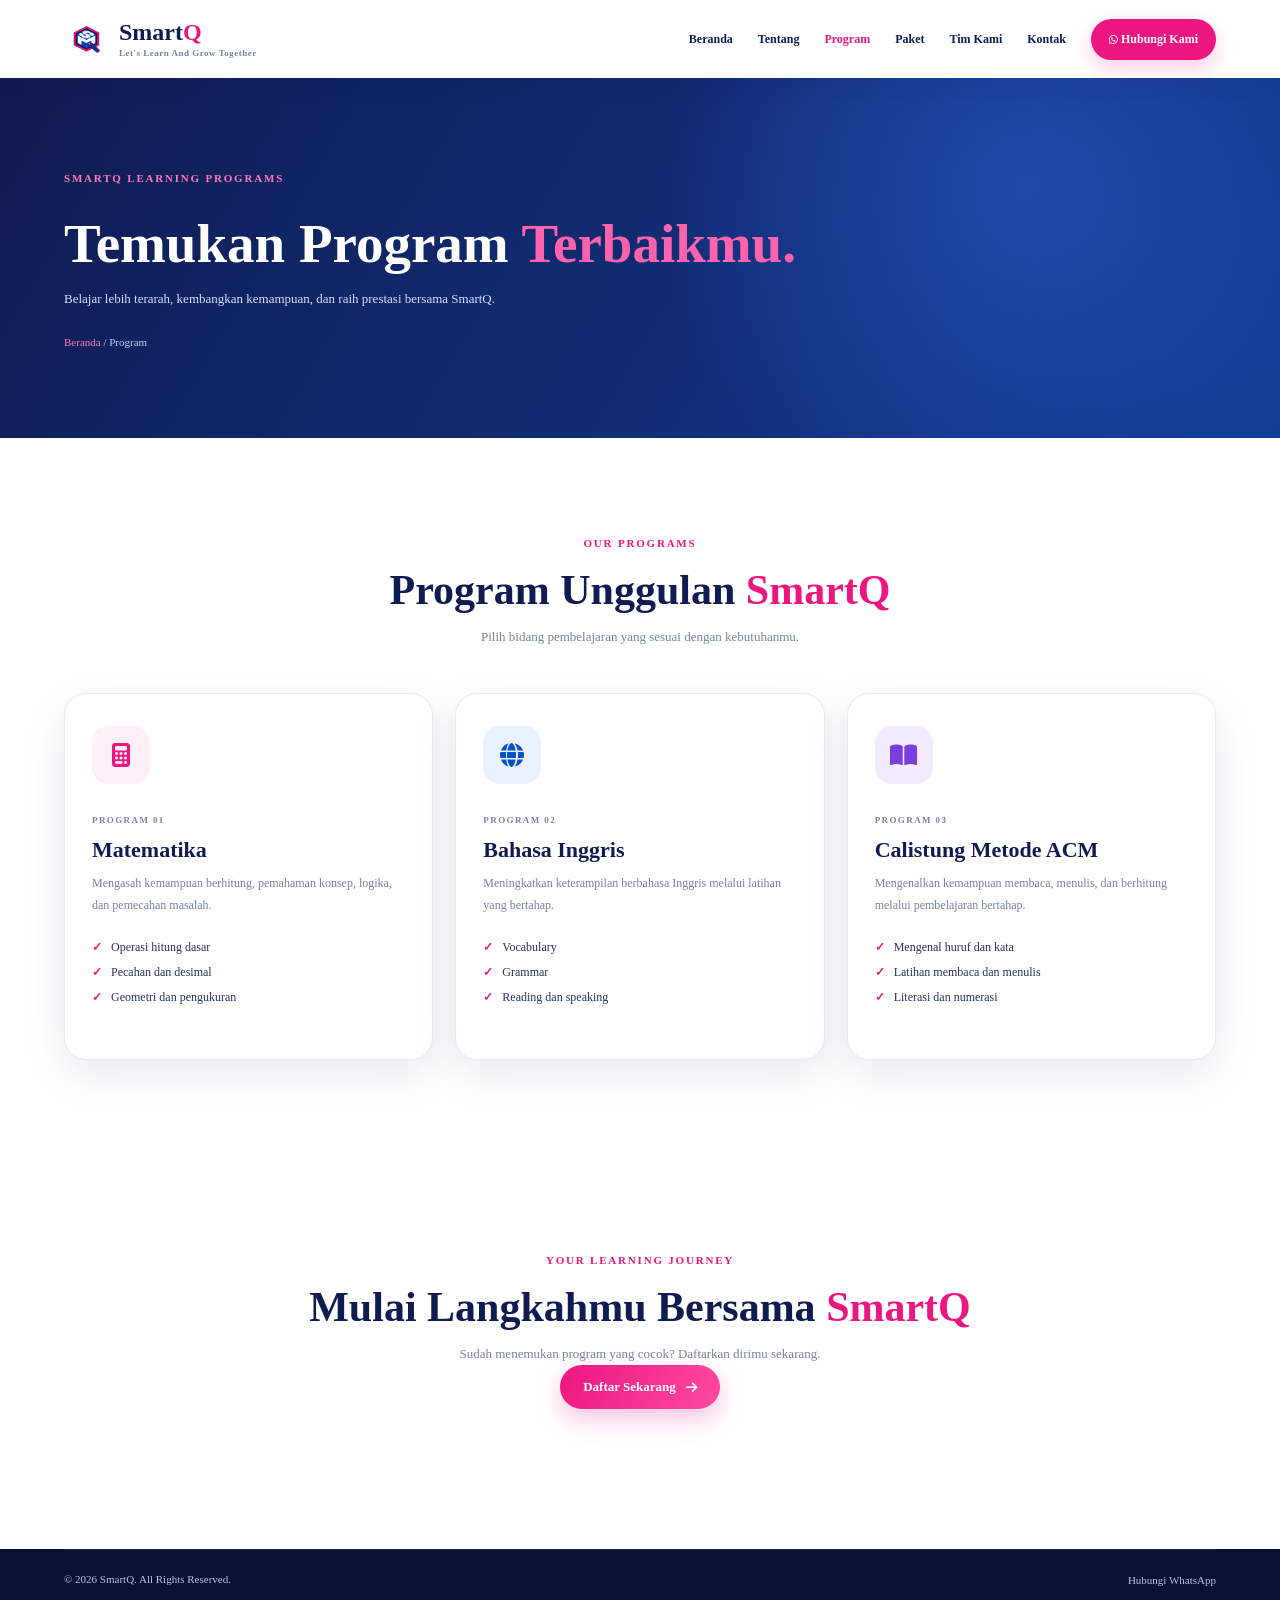
<file: program.html>
<!DOCTYPE html>
<html lang="id">
<head>
    <meta charset="UTF-8">
    <meta name="viewport" content="width=device-width, initial-scale=1.0">
    <title>Program Belajar | SmartQ</title>
    <link rel="stylesheet" href="style.css">
    <link href="https://fonts.googleapis.com/css2?family=DM+Sans:wght@400;500;600;700;800&family=Manrope:wght@400;500;600;700;800&display=swap" rel="stylesheet">
    <link rel="stylesheet" href="https://cdnjs.cloudflare.com/ajax/libs/font-awesome/6.5.2/css/all.min.css">
</head>
<body>

<header class="header">
    <nav class="navbar container">
        <a href="index.html" class="brand">
            <img src="New SmartQ.jpeg" alt="SmartQ">
            <span>Smart<span>Q</span><small>Let's Learn And Grow Together
            </small></span>
        </a>
        <button class="menu-toggle" id="menuToggle"><i class="fas fa-bars"></i></button>
        <div class="nav-links" id="navLinks">
            <a href="index.html">Beranda</a>
            <a href="index.html#tentang">Tentang</a>
            <a href="program.html" class="active">Program</a>
            <a href="paket.html">Paket</a>
            <a href="index.html#tim">Tim Kami</a>
            <a href="index.html#kontak">Kontak</a>
            <a href="#" class="nav-wa" data-wa><i class="fab fa-whatsapp"></i> Hubungi Kami</a>
        </div>
    </nav>
</header>

<section class="page-hero">
    <div class="container">
        <span class="eyebrow light">SMARTQ LEARNING PROGRAMS</span>
        <h1>Temukan Program <span>Terbaikmu.</span></h1>
        <p>Belajar lebih terarah, kembangkan kemampuan, dan raih prestasi bersama SmartQ.</p>
        <div class="breadcrumb"><a href="index.html">Beranda</a> / Program</div>
    </div>
</section>

<section class="section">
    <div class="container">
        <div class="center-heading">
            <span class="eyebrow">OUR PROGRAMS</span>
            <h2>Program Unggulan <span>SmartQ</span></h2>
            <p>Pilih bidang pembelajaran yang sesuai dengan kebutuhanmu.</p>
        </div>

        <div class="program-grid detail-grid">

            <article class="program-card pink-card">
                <div class="program-icon"><i class="fas fa-calculator"></i></div>
                <span class="card-label">PROGRAM 01</span>
                <h3>Matematika</h3>
                <p>Mengasah kemampuan berhitung, pemahaman konsep, logika, dan pemecahan masalah.</p>
                <ul class="mini-list">
                    <li>Operasi hitung dasar</li>
                    <li>Pecahan dan desimal</li>
                    <li>Geometri dan pengukuran</li>
                </ul>
                <a href="mtk.html"></a>
            </article>

            <article class="program-card blue-card">
                <div class="program-icon"><i class="fas fa-globe"></i></div>
                <span class="card-label">PROGRAM 02</span>
                <h3>Bahasa Inggris</h3>
                <p>Meningkatkan keterampilan berbahasa Inggris melalui latihan yang bertahap.</p>
                <ul class="mini-list">
                    <li>Vocabulary</li>
                    <li>Grammar</li>
                    <li>Reading dan speaking</li>
                </ul>
                <a href="english.html"></a>
            </article>

            <article class="program-card purple-card">
                <div class="program-icon"><i class="fas fa-book-open"></i></div>
                <span class="card-label">PROGRAM 03</span>
                <h3>Calistung Metode ACM</h3>
                <p>Mengenalkan kemampuan membaca, menulis, dan berhitung melalui pembelajaran bertahap.</p>
                <ul class="mini-list">
                    <li>Mengenal huruf dan kata</li>
                    <li>Latihan membaca dan menulis</li>
                    <li>Literasi dan numerasi</li>
                </ul>
                <a href="acm.html"></a>
            </article>

        </div>
    </div>
</section>

<section class="section advantage-section">
    <div class="container center-heading">
        <span class="eyebrow">YOUR LEARNING JOURNEY</span>
        <h2>Mulai Langkahmu Bersama <span>SmartQ</span></h2>
        <p>Sudah menemukan program yang cocok? Daftarkan dirimu sekarang.</p>
        <a href="index.html#kontak" class="btn btn-pink">Daftar Sekarang <i class="fas fa-arrow-right"></i></a>
    </div>
</section>

<footer class="footer">
    <div class="container footer-bottom">
        <p>© 2026 SmartQ. All Rights Reserved.</p>
        <a href="#" data-wa>Hubungi WhatsApp</a>
    </div>
</footer>
<script src="script.js"></script>
</body>
</html>
</file>
<file: style.css>
/* =========================================
   SMARTQ WEBSITE
   PREMIUM MODERN EDUCATION DESIGN
   MAGENTA + ELECTRIC BLUE + NAVY
========================================= */

:root {
    --pink: #ed1680;
    --pink-dark: #c90065;
    --blue: #0751c7;
    --blue-light: #80c9f4;
    --navy: #101b52;
    --navy-light: #1c2b70;
    --purple: #793edb;
    --white: #ffffff;
    --light: #f5f7ff;
    --text: #26345a;
    --muted: #7883a2;
    --border: #e7eaf4;
    --shadow: 0 15px 45px rgba(16, 27, 82, .09);
}

* {
    margin: 0;
    padding: 0;
    box-sizing: border-box;
}

html {
    scroll-behavior: smooth;
    scroll-padding-top: 100px;
}

body {
    font-family: Cambria, Cochin, Georgia, Times, 'Times New Roman', serif;
    color: var(--text);
    background: #fff;
    overflow-x: hidden;
}

a {
    text-decoration: none;
    color: inherit;
}

button, input, select, textarea {
    font: inherit;
}

button {
    cursor: pointer;
}

img {
    max-width: 100%;
    display: block;
}

.container {
    width: min(1160px, 90%);
    margin: auto;
}

.section {
    padding: 95px 0;
}

h1, h2, h3, h4 {
    font-family: Cambria, Cochin, Georgia, Times, 'Times New Roman', serif;
}

h2 {
    font-size: clamp(28px, 4vw, 42px);
    line-height: 1.2;
    color: var(--navy);
}

h2 span, h1 span {
    color: var(--pink);
}

p {
    line-height: 1.8;
}

/* NAVBAR */

.header {
    position: sticky;
    top: 0;
    z-index: 1000;
    background: rgba(255,255,255,.96);
    backdrop-filter: blur(15px);
    box-shadow: 0 4px 25px rgba(16,27,82,.06);
}

.navbar {
    min-height: 78px;
    display: flex;
    align-items: center;
    justify-content: space-between;
    gap: 20px;
}

.brand {
    display: flex;
    align-items: center;
    gap: 10px;
    color: var(--navy);
    font-size: 24px;
    font-weight: 800;
    line-height: 1;
}

.brand img {
    width: 45px;
    height: 45px;
    object-fit: contain;
}

.brand span span {
    color: var(--pink);
}

.brand small {
    display: block;
    font-size: 9px;
    font-weight: 600;
    margin-top: 5px;
    letter-spacing: .5px;
    color: var(--muted);
}

.nav-links {
    display: flex;
    align-items: center;
    gap: 25px;
}

.nav-links > a {
    font-size: 12px;
    font-weight: 700;
    color: var(--navy);
    transition: .3s;
}

.nav-links > a:hover,
.nav-links > a.active {
    color: var(--pink);
}

.nav-links > a i {
    font-size: 10px;
}

.nav-links .nav-wa {
    color: white;
    background: var(--pink);
    padding: 13px 18px;
    border-radius: 30px;
    box-shadow: 0 8px 20px rgba(237,22,128,.22);
}

.nav-links .nav-wa:hover {
    background: var(--pink-dark);
    color: white;
}

.menu-toggle {
    display: none;
    background: var(--navy);
    color: white;
    border: 0;
    padding: 11px 13px;
    border-radius: 10px;
}

/* BUTTON */

.btn {
    display: inline-flex;
    align-items: center;
    justify-content: center;
    gap: 10px;
    padding: 14px 23px;
    border-radius: 30px;
    font-size: 13px;
    font-weight: 800;
    transition: .3s;
    border: 0;
}

.btn:hover {
    transform: translateY(-4px);
}

.btn-pink {
    color: white;
    background: linear-gradient(120deg, var(--pink), #ff4aa0);
    box-shadow: 0 10px 25px rgba(237,22,128,.25);
}

.btn-primary {
    color: white;
    background: linear-gradient(120deg, var(--blue), #397deb);
}

.btn-outline {
    color: white;
    border: 1px solid rgba(255,255,255,.55);
    background: transparent;
}

.btn-outline-dark {
    color: var(--navy);
    border: 1px solid #cbd3e8;
    width: 100%;
    background: white;
}

.btn-outline-dark:hover {
    background: var(--navy);
    color: white;
}

/* HERO */

.hero {
    min-height: 570px;
    position: relative;
    overflow: hidden;
    background:
        radial-gradient(circle at 75% 40%, rgba(56,107,233,.55), transparent 30%),
        radial-gradient(circle at 10% 100%, rgba(237,22,128,.32), transparent 35%),
        linear-gradient(115deg, #0b1241, #111f68 55%, #092d7c);
    color: white;
    display: flex;
    align-items: center;
}

.hero::before {
    content: "";
    position: absolute;
    inset: 0;
    opacity: .14;
    background-image: radial-gradient(#fff 1px, transparent 1px);
    background-size: 30px 30px;
}

.hero-glow {
    position: absolute;
    width: 400px;
    height: 400px;
    background: var(--pink);
    filter: blur(160px);
    opacity: .24;
    top: -200px;
    left: -150px;
}

.hero-content {
    position: relative;
    z-index: 2;
    display: grid;
    grid-template-columns: 1.05fr .95fr;
    align-items: center;
    gap: 40px;
    padding-top: 55px;
    padding-bottom: 70px;
}

.eyebrow {
    display: inline-flex;
    align-items: center;
    gap: 8px;
    color: var(--pink);
    font-size: 11px;
    font-weight: 800;
    letter-spacing: 1.8px;
    margin-bottom: 16px;
}

.eyebrow.light {
    color: #ff77ba;
}

.hero-text h1 {
    font-size: clamp(42px, 5.6vw, 67px);
    line-height: 1.05;
    font-weight: 800;
    letter-spacing: -2px;
    margin-bottom: 22px;
}

.hero-text h1 span {
    background: linear-gradient(90deg, #ff52a7, #ff9acb);
    -webkit-background-clip: text;
    background-clip: text;
    color: transparent;
}

.hero-text > p {
    color: #d8e2ff;
    font-size: 14px;
    max-width: 490px;
    margin-bottom: 28px;
}

.hero-buttons {
    display: flex;
    flex-wrap: wrap;
    gap: 12px;
}

.hero-tags {
    display: flex;
    flex-wrap: wrap;
    gap: 10px;
    margin-top: 35px;
}

.hero-tags span {
    font-size: 11px;
    padding: 9px 13px;
    background: rgba(255,255,255,.10);
    border: 1px solid rgba(255,255,255,.12);
    border-radius: 30px;
}

.hero-tags i {
    color: #ff68b2;
    margin-right: 5px;
}

.hero-visual {
    min-height: 400px;
    display: flex;
    align-items: center;
    justify-content: center;
    position: relative;
}

.hero-image {
    width: min(350px, 80%);
    height: 390px;
    border-radius: 170px 170px 35px 35px;
    overflow: hidden;
    border: 8px solid rgba(255,255,255,.17);
    box-shadow: 0 25px 80px rgba(0,0,0,.3);
    position: relative;
    z-index: 2;
}

.hero-image img {
    width: 100%;
    height: 100%;
    object-fit: cover;
    object-position: center 30%;
}

.hero-orbit {
    position: absolute;
    border: 1px solid rgba(255,255,255,.22);
    border-radius: 50%;
}

.orbit-one {
    width: 440px;
    height: 440px;
}

.orbit-two {
    width: 510px;
    height: 510px;
    border-style: dashed;
}

.floating-card {
    position: absolute;
    z-index: 3;
    display: flex;
    align-items: center;
    gap: 12px;
    padding: 15px;
    color: var(--navy);
    background: white;
    border-radius: 16px;
    box-shadow: 0 15px 40px rgba(0,0,0,.2);
}

.floating-card > i {
    color: var(--pink);
    font-size: 22px;
}

.floating-card strong,
.floating-card small {
    display: block;
}

.floating-card strong {
    font-size: 11px;
}

.floating-card small {
    font-size: 10px;
    color: var(--muted);
    margin-top: 4px;
}

.floating-top {
    top: 45px;
    left: -5px;
}

.floating-bottom {
    bottom: 35px;
    right: -5px;
}

.hero-bottom {
    position: absolute;
    bottom: -1px;
    left: 0;
    width: 100%;
    height: 25px;
    background: white;
    clip-path: polygon(0 100%, 100% 100%, 100% 0, 50% 100%, 0 0);
}

/* SECTION HEADING */

.section-heading {
    display: flex;
    align-items: end;
    justify-content: space-between;
    gap: 25px;
    margin-bottom: 38px;
}

.section-heading p,
.center-heading > p {
    color: var(--muted);
    font-size: 13px;
    margin-top: 10px;
}

.text-link {
    color: var(--pink);
    font-size: 12px;
    font-weight: 800;
    white-space: nowrap;
}

.center-heading {
    text-align: center;
    max-width: 700px;
    margin: 0 auto 45px;
}

/* PROGRAM CARDS */

.program-grid {
    display: grid;
    grid-template-columns: repeat(3, 1fr);
    gap: 22px;
}

.program-card {
    position: relative;
    padding: 32px 27px;
    border-radius: 22px;
    background: white;
    border: 1px solid var(--border);
    box-shadow: var(--shadow);
    transition: .35s;
    overflow: hidden;
}

.program-card:hover {
    transform: translateY(-10px);
    box-shadow: 0 25px 50px rgba(16,27,82,.13);
}

.program-icon {
    width: 58px;
    height: 58px;
    display: grid;
    place-items: center;
    font-size: 24px;
    border-radius: 17px;
    margin-bottom: 25px;
}

.pink-card .program-icon {
    background: #fff0f7;
    color: var(--pink);
}

.blue-card .program-icon {
    background: #eaf2ff;
    color: var(--blue);
}

.purple-card .program-icon {
    background: #f2ebff;
    color: var(--purple);
}

.card-label {
    color: var(--muted);
    font-size: 9px;
    font-weight: 800;
    letter-spacing: 1.4px;
}

.program-card h3 {
    font-size: 22px;
    color: var(--navy);
    margin: 10px 0;
}

.program-card p {
    font-size: 12px;
    color: var(--muted);
    margin-bottom: 23px;
}

.program-card > a {
    font-size: 11px;
    font-weight: 800;
    color: var(--pink);
}

.program-card > a i {
    margin-left: 5px;
}

.mini-list {
    list-style: none;
    margin: 15px 0 22px;
}

.mini-list li {
    font-size: 12px;
    color: var(--text);
    margin: 10px 0;
}

.mini-list li::before {
    content: "✓";
    color: var(--pink);
    font-weight: 800;
    margin-right: 9px;
}

/* ABOUT */

.about-section {
    background: var(--light);
}

.about-grid {
    display: grid;
    grid-template-columns: .9fr 1.1fr;
    align-items: center;
    gap: 75px;
}

.about-visual {
    min-height: 400px;
    position: relative;
    display: flex;
    align-items: center;
    justify-content: center;
}

.about-photo {
    width: 80%;
    height: 390px;
    overflow: hidden;
    border-radius: 25px 100px 25px 25px;
    position: relative;
    z-index: 2;
    box-shadow: var(--shadow);
}

.about-photo img {
    width: 100%;
    height: 100%;
    object-fit: cover;
}

.about-decoration {
    position: absolute;
    width: 230px;
    height: 230px;
    background: linear-gradient(135deg, var(--pink), var(--blue));
    border-radius: 50%;
    bottom: 0;
    left: 0;
    opacity: .2;
}

.about-sticker i {
    color: var(--pink);
    font-size: 23px;
    margin-bottom: 5px;
}

.about-content > p {
    color: var(--muted);
    font-size: 13px;
    margin: 20px 0;
}

.about-values {
    display: grid;
    grid-template-columns: repeat(3, 1fr);
    gap: 12px;
    margin: 25px 0;
}

.about-values div {
    background: white;
    border: 1px solid var(--border);
    border-radius: 12px;
    padding: 15px 9px;
    text-align: center;
}

.about-values i {
    display: block;
    color: var(--pink);
    font-size: 20px;
    margin-bottom: 8px;
}

.about-values span {
    font-size: 10px;
    font-weight: 800;
}

/* ADVANTAGE */

.advantage-section {
    background: white;
}

.advantage-grid {
    display: grid;
    grid-template-columns: repeat(4, 1fr);
    gap: 18px;
}

.advantage-item {
    text-align: center;
    padding: 28px 18px;
    border-radius: 18px;
    background: var(--light);
    transition: .3s;
}

.advantage-item:hover {
    background: var(--blue);
    color: white;
    transform: translateY(-5px);
}

.advantage-item i {
    color: var(--pink);
    font-size: 30px;
    margin-bottom: 17px;
}

.advantage-item h3 {
    font-size: 14px;
    margin-bottom: 10px;
}

.advantage-item p {
    font-size: 11px;
    color: var(--muted);
}

.advantage-item:hover p {
    color: #d9e1ff;
}

/* TEAM */

.team-section {
    background: #f7f8fc;
}

.team-grid {
    display: grid;
    grid-template-columns: repeat(3, 1fr);
    gap: 25px;
}

.team-card {
    background: white;
    text-align: center;
    border-radius: 23px;
    padding: 30px 23px;
    box-shadow: var(--shadow);
    position: relative;
    transition: .3s;
}

.team-card:hover {
    transform: translateY(-8px);
}

.team-photo {
    width: 155px;
    height: 155px;
    margin: 0 auto 22px;
    border-radius: 50%;
    padding: 6px;
    background: linear-gradient(135deg, var(--pink), var(--blue));
}

.team-photo img {
    width: 100%;
    height: 100%;
    object-fit: cover;
    border-radius: 50%;
    border: 4px solid white;
}

.team-number {
    position: absolute;
    top: 25px;
    right: 25px;
    color: #e3e7f3;
    font-size: 26px;
    font-weight: 800;
}

.team-card h3 {
    font-size: 17px;
    color: var(--navy);
    margin-bottom: 8px;
}

.team-role {
    display: inline-block;
    color: var(--pink);
    font-size: 11px;
    font-weight: 800;
    background: #fff0f7;
    padding: 7px 13px;
    border-radius: 30px;
}

.team-card p {
    color: var(--muted);
    font-size: 11px;
    margin-top: 17px;
}

/* TESTIMONIAL */

.testimonial-section {
    color: white;
    background: linear-gradient(120deg, #101b52, #173c94);
}

.testimonial-layout {
    display: grid;
    grid-template-columns: .8fr 1.2fr;
    align-items: center;
    gap: 60px;
}

.testimonial-layout h2 {
    color: white;
}

.testimonial-layout > div:first-child p {
    color: #ccd8ff;
    font-size: 13px;
    margin-top: 17px;
}

.testimonial-box {
    background: white;
    color: var(--navy);
    border-radius: 22px;
    padding: 35px;
    box-shadow: 0 20px 50px rgba(0,0,0,.15);
}

.quote-icon {
    color: var(--pink);
    font-size: 30px;
    margin-bottom: 18px;
}

.testimonial-slide {
    display: none;
}

.testimonial-slide.active {
    display: block;
    animation: fadeIn .4s ease;
}

.testimonial-slide p {
    font-size: 16px;
    font-weight: 600;
    margin-bottom: 25px;
}

.testimonial-slide h4 {
    font-size: 14px;
}

.testimonial-slide small {
    color: var(--muted);
}

.testimonial-controls {
    display: flex;
    justify-content: space-between;
    align-items: center;
    border-top: 1px solid var(--border);
    padding-top: 18px;
    margin-top: 25px;
}

.testimonial-controls > span {
    font-size: 11px;
    font-weight: 800;
    color: var(--muted);
}

.testimonial-controls button {
    width: 36px;
    height: 36px;
    border: 0;
    border-radius: 50%;
    color: white;
    background: var(--navy);
    margin-left: 7px;
}

/* FAQ */

.faq-layout {
    display: grid;
    grid-template-columns: .8fr 1.2fr;
    gap: 70px;
    align-items: start;
}

.faq-layout > div:first-child p {
    color: var(--muted);
    font-size: 13px;
    margin: 18px 0 25px;
}

.faq-list details {
    border: 1px solid var(--border);
    border-radius: 13px;
    margin-bottom: 12px;
    padding: 18px 20px;
    background: white;
}

.faq-list summary {
    font-size: 13px;
    font-weight: 800;
    color: var(--navy);
    cursor: pointer;
}

.faq-list details p {
    font-size: 12px;
    color: var(--muted);
    padding-top: 14px;
}

/* REGISTRATION */

.registration-section {
    background:
        radial-gradient(circle at 10% 100%, rgba(237,22,128,.3), transparent 35%),
        linear-gradient(115deg, #101b52, #0b388e);
    color: white;
}

.registration-grid {
    display: grid;
    grid-template-columns: .85fr 1.15fr;
    align-items: center;
    gap: 70px;
}

.registration-info h2 {
    color: white;
    font-size: clamp(30px, 4vw, 43px);
}

.registration-info > p {
    color: #d4e0ff;
    font-size: 13px;
    margin: 20px 0 35px;
}

.contact-info {
    display: grid;
    gap: 20px;
}

.contact-info div {
    display: flex;
    align-items: center;
    gap: 14px;
    font-size: 12px;
    color: #e5ecff;
}

.contact-info i {
    width: 40px;
    height: 40px;
    display: grid;
    place-items: center;
    background: rgba(255,255,255,.12);
    border-radius: 12px;
    color: #ff73b7;
    font-size: 17px;
}

.registration-form {
    padding: 35px;
    background: white;
    border-radius: 22px;
    color: var(--navy);
    box-shadow: 0 20px 60px rgba(0,0,0,.2);
}

.registration-form h3 {
    font-size: 23px;
}

.registration-form > p {
    font-size: 12px;
    color: var(--muted);
    margin: 8px 0 22px;
}

.registration-form label {
    display: block;
    font-size: 11px;
    font-weight: 800;
    margin: 15px 0 8px;
}

.registration-form input,
.registration-form select,
.registration-form textarea {
    width: 100%;
    padding: 13px 14px;
    border: 1px solid var(--border);
    background: #f9faff;
    border-radius: 10px;
    outline: none;
    font-size: 12px;
    color: var(--navy);
    transition: .2s;
}

.registration-form input:focus,
.registration-form select:focus,
.registration-form textarea:focus {
    border-color: var(--pink);
    box-shadow: 0 0 0 3px rgba(237,22,128,.08);
}

.registration-form textarea {
    resize: vertical;
}

.form-submit {
    width: 100%;
    margin-top: 22px;
}

.form-note {
    display: block;
    text-align: center;
    font-size: 10px;
    color: var(--muted);
    margin-top: 13px;
}

/* FOOTER */

.footer {
    background: #090f35;
    color: white;
}

.footer-main {
    padding-top: 55px;
    padding-bottom: 45px;
    display: grid;
    grid-template-columns: 1.3fr 1fr 1fr 1fr;
    gap: 35px;
}

.footer .brand {
    color: white;
    margin-bottom: 20px;
}

.footer-brand > p,
.footer-main > div > p {
    font-size: 11px;
    color: #b4c1e9;
}

.footer-main h4 {
    font-size: 13px;
    margin-bottom: 20px;
}

.footer-main > div > a:not(.brand) {
    display: block;
    color: #b4c1e9;
    font-size: 11px;
    margin: 12px 0;
}

.footer-main a:hover {
    color: #ff69b0 !important;
}

.footer-bottom {
    padding: 20px 0;
    border-top: 1px solid rgba(255,255,255,.1);
    display: flex;
    align-items: center;
    justify-content: space-between;
    gap: 15px;
    font-size: 11px;
    color: #b4c1e9;
}

/* FLOATING WHATSAPP */

.floating-wa {
    position: fixed;
    z-index: 999;
    right: 23px;
    bottom: 23px;
    width: 57px;
    height: 57px;
    border-radius: 50%;
    display: grid;
    place-items: center;
    color: white;
    background: #20c76b;
    font-size: 28px;
    box-shadow: 0 8px 25px rgba(0,0,0,.2);
    transition: .3s;
}

.floating-wa:hover {
    transform: scale(1.1);
}

/* INNER PAGES */

.page-hero {
    background:
        radial-gradient(circle at 80% 30%, rgba(54,107,238,.4), transparent 35%),
        linear-gradient(120deg, #101b52, #123c93);
    color: white;
    padding: 90px 0;
}

.page-hero h1 {
    font-size: clamp(35px, 5vw, 55px);
    line-height: 1.15;
    margin: 12px 0;
}

.page-hero h1 span {
    color: #ff63ae;
}

.page-hero p {
    color: #d7e0ff;
    font-size: 13px;
    max-width: 600px;
    margin-bottom: 25px;
}

.breadcrumb {
    font-size: 11px;
    color: #c0d1ff;
}

.breadcrumb a {
    color: #ff79b9;
}

/* PACKAGE */

.package-grid {
    display: grid;
    grid-template-columns: repeat(2, 1fr);
    gap: 25px;
    max-width: 950px;
    margin: auto;
}

.package-card {
    position: relative;
    background: white;
    border: 1px solid var(--border);
    border-radius: 22px;
    padding: 35px;
    box-shadow: var(--shadow);
    transition: .3s;
}

.package-card:hover {
    transform: translateY(-7px);
}

.featured-package {
    border: 2px solid var(--pink);
}

.popular-label {
    position: absolute;
    right: 20px;
    top: 20px;
    font-size: 9px;
    font-weight: 800;
    color: white;
    background: var(--pink);
    padding: 8px 12px;
    border-radius: 20px;
}

.package-icon {
    width: 55px;
    height: 55px;
    display: grid;
    place-items: center;
    border-radius: 15px;
    font-size: 23px;
    margin-bottom: 22px;
}

.pink-icon {
    background: #fff0f7;
    color: var(--pink);
}

.blue-icon {
    background: #eaf2ff;
    color: var(--blue);
}

.purple-icon {
    background: #f2ebff;
    color: var(--purple);
}

.package-label {
    display: block;
    color: var(--muted);
    font-size: 9px;
    font-weight: 800;
    letter-spacing: 1.5px;
}

.package-card h3 {
    font-size: 24px;
    margin: 10px 0;
    color: var(--navy);
}

.package-card > p {
    font-size: 12px;
    color: var(--muted);
    margin-bottom: 22px;
}

.package-card ul,
.detail-aside ul {
    list-style: none;
    margin-bottom: 25px;
}

.package-card li,
.detail-aside li {
    font-size: 12px;
    margin: 13px 0;
}

.package-card li i,
.detail-aside li i {
    color: #20b96a;
    margin-right: 9px;
}

.package-card .btn {
    width: 100%;
}

.package-contact {
    display: block;
    text-align: center;
    color: var(--pink);
    font-size: 11px;
    font-weight: 800;
    margin-top: 17px;
}

.package-note {
    max-width: 950px;
    margin: 30px auto 0;
    background: #eef4ff;
    color: var(--navy);
    border-radius: 12px;
    padding: 18px;
    font-size: 12px;
}

.package-note i {
    color: var(--blue);
    margin-right: 8px;
}

/* DETAIL PAGES */

.detail-layout {
    display: grid;
    grid-template-columns: 1.5fr .75fr;
    align-items: start;
    gap: 50px;
}

.detail-main > p {
    font-size: 13px;
    color: var(--muted);
    margin: 20px 0;
}

.detail-main h3 {
    color: var(--navy);
    font-size: 20px;
    margin: 35px 0 20px;
}

.material-grid {
    display: grid;
    grid-template-columns: repeat(2, 1fr);
    gap: 15px;
}

.material-item {
    display: flex;
    gap: 13px;
    padding: 19px;
    border: 1px solid var(--border);
    border-radius: 14px;
    transition: .3s;
}

.material-item:hover {
    border-color: var(--pink);
    transform: translateY(-3px);
}

.material-item > span {
    flex-shrink: 0;
    color: var(--pink);
    font-size: 17px;
    font-weight: 800;
}

.material-item h4 {
    font-size: 13px;
    color: var(--navy);
    margin-bottom: 7px;
}

.material-item p {
    font-size: 11px;
    color: var(--muted);
}

.detail-aside {
    padding: 28px;
    border-radius: 20px;
    background: var(--light);
    border: 1px solid var(--border);
    position: sticky;
    top: 100px;
}

.aside-icon {
    width: 60px;
    height: 60px;
    border-radius: 16px;
    display: grid;
    place-items: center;
    background: #fff0f7;
    color: var(--pink);
    font-size: 26px;
    margin-bottom: 20px;
}

.detail-aside h3 {
    font-size: 21px;
    color: var(--navy);
}

.detail-aside > p {
    font-size: 12px;
    color: var(--muted);
    margin: 12px 0 20px;
}

.detail-aside .btn {
    width: 100%;
    font-size: 11px;
}

.back-link {
    display: block;
    color: var(--pink);
    font-size: 11px;
    font-weight: 800;
    text-align: center;
    margin-top: 20px;
}

/* ANIMATION */

@keyframes fadeIn {
    from {
        opacity: 0;
        transform: translateY(8px);
    }
    to {
        opacity: 1;
        transform: translateY(0);
    }
}

/* TABLET */

@media (max-width: 950px) {
    .nav-links {
        gap: 14px;
    }

    .nav-links > a {
        font-size: 10px;
    }

    .hero-content {
        gap: 20px;
    }

    .about-grid,
    .registration-grid {
        gap: 35px;
    }

    .footer-main {
        grid-template-columns: repeat(2, 1fr);
    }
}

/* MOBILE */

@media (max-width: 768px) {
    .section {
        padding: 70px 0;
    }

    .navbar {
        min-height: 70px;
    }

    .menu-toggle {
        display: block;
    }

    .nav-links {
        display: none;
        position: absolute;
        top: 70px;
        left: 0;
        width: 100%;
        background: white;
        padding: 20px 5%;
        box-shadow: 0 15px 25px rgba(0,0,0,.1);
        flex-direction: column;
        align-items: stretch;
        gap: 0;
    }

    .nav-links.show {
        display: flex;
    }

    .nav-links > a {
        padding: 13px 5px;
        font-size: 13px;
        border-bottom: 1px solid var(--border);
    }

    .nav-links .nav-wa {
        text-align: center;
        margin-top: 12px;
        border: none;
    }

    .hero-content {
        grid-template-columns: 1fr;
        text-align: center;
        padding-top: 65px;
        padding-bottom: 65px;
    }

    .hero-text > p {
        margin-left: auto;
        margin-right: auto;
    }

    .hero-buttons,
    .hero-tags {
        justify-content: center;
    }

    .hero-visual {
        min-height: 350px;
    }

    .hero-image {
        height: 320px;
        width: 260px;
    }

    .orbit-one {
        width: 340px;
        height: 340px;
    }

    .orbit-two {
        width: 390px;
        height: 390px;
    }

    .floating-top {
        left: 0;
    }

    .floating-bottom {
        right: 0;
    }

    .program-grid,
    .team-grid,
    .advantage-grid {
        grid-template-columns: repeat(2, 1fr);
    }

    .about-grid,
    .testimonial-layout,
    .faq-layout,
    .registration-grid,
    .detail-layout {
        grid-template-columns: 1fr;
    }

    .about-visual {
        min-height: 350px;
    }

    .about-photo {
        height: 340px;
    }

    .testimonial-layout {
        gap: 30px;
    }

    .detail-aside {
        position: static;
    }
}

/* SMALL MOBILE */

@media (max-width: 520px) {
    .container {
        width: 90%;
    }

    .hero-text h1 {
        font-size: 42px;
    }

    .hero-buttons .btn {
        width: 100%;
    }

    .section-heading {
        align-items: start;
        flex-direction: column;
    }

    .program-grid,
    .team-grid,
    .advantage-grid,
    .package-grid,
    .material-grid {
        grid-template-columns: 1fr;
    }

    .program-card {
        padding: 27px;
    }

    .about-values {
        grid-template-columns: 1fr;
    }

    .team-card {
        max-width: 370px;
        width: 100%;
        margin: auto;
    }

    .registration-form {
        padding: 23px;
    }

    .footer-main {
        grid-template-columns: 1fr 1fr;
        gap: 25px 15px;
    }

    .footer-bottom {
        flex-direction: column;
        text-align: center;
    }

    .page-hero {
        padding: 65px 0;
    }

    .package-card {
        padding: 27px;
    }
}
</file>
